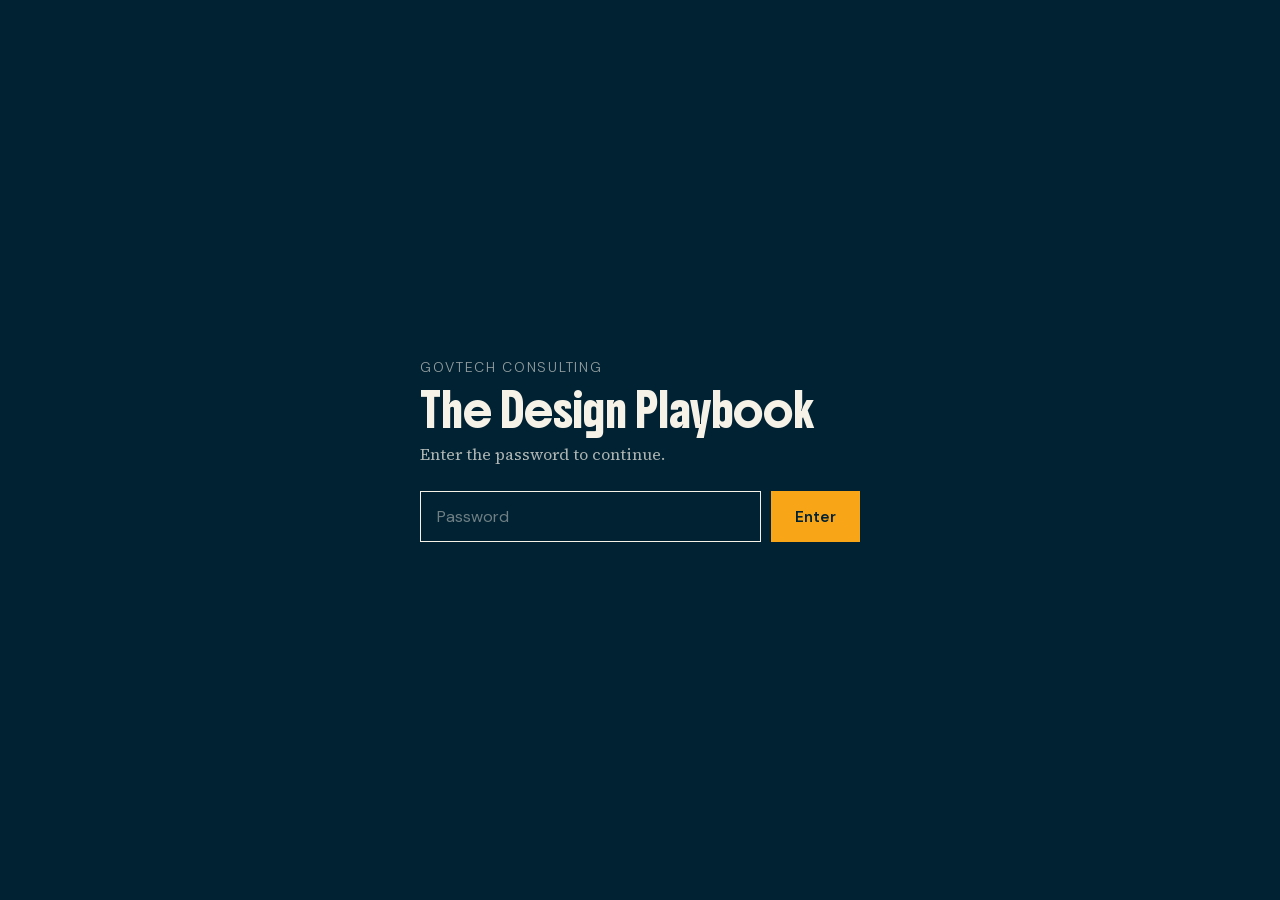
<file: index.html>
<!DOCTYPE html>
<html lang="en">
<head>
  <meta charset="UTF-8" />
  <meta name="viewport" content="width=device-width, initial-scale=1.0" />
  <title>The GTC Design Playbook — GovTech Consulting</title>
  <meta name="description" content="An outline for how we work, what we believe, and the outcomes we're agreeing to pursue together." />
  <link rel="icon" type="image/png" href="assets/favicon.png" />
  <link rel="preload" href="assets/fonts/DMSans.woff2" as="font" type="font/woff2" crossorigin />
  <link rel="preload" href="assets/fonts/Boldonse-Regular.woff2" as="font" type="font/woff2" crossorigin />
  <link rel="stylesheet" href="css/styles.css" />
  <script src="js/gate.js"></script>
</head>
<body>
  <!-- ScrollSmoother wrapper — the pinned hero lives inside; the fixed pinwheel stays outside -->
  <div id="smooth-wrapper">
    <div id="smooth-content">
  <main>
    <!-- ───────────────────────── HOME (load: pinwheel aligns to lockup · scroll: books rise in) ───────────────────────── -->
    <section class="hero" id="hero">
      <div class="hero__stage" id="stage">

        <!-- Clouds — Rectangle_*.svg gradient blocks, blurred + gently drifting across the sky -->
        <div class="clouds" aria-hidden="true">
          <img class="cloud cloud--1" src="assets/Rectangle_1.svg" alt="" />
          <img class="cloud cloud--2" src="assets/Rectangle_2.svg" alt="" />
          <img class="cloud cloud--3" src="assets/Rectangle_3.svg" alt="" />
          <img class="cloud cloud--4" src="assets/Rectangle_4.svg" alt="" />
          <img class="cloud cloud--5" src="assets/Rectangle_5.svg" alt="" />
        </div>

        <p class="eyebrow eyebrow--top">govtech consulting</p>

        <!-- Centred lockup: pinwheel slot (fixed traveler aligns here) + the title -->
        <div class="lockup-row" id="lockupRow">
          <span class="pinwheel-slot" id="pinwheelSlot" aria-hidden="true"></span>
          <h1 class="lockup">The GTC Design<br />Playbook</h1>
        </div>

        <!-- After-scroll: top-left brand mark (same SVG as the chapter-page topbar);
             fades in with the reveal. -->
        <div class="home-logo" aria-hidden="true">
          <img src="assets/playbook_logo.svg" alt="The GTC Design Playbook" />
        </div>

        <!-- After-scroll reveal column: the pinwheel rises UP to its slot here, then the
             header (line-clip wipe) + body copy fade up. Hidden on the cover state. -->
        <div class="intro-reveal" id="introReveal">
          <span class="pinwheel-slot pinwheel-slot--scrolled" id="pinwheelSlotScrolled" aria-hidden="true"></span>
          <h2 class="intro__head">
            <span class="line"><span>A place to align,</span></span>
            <span class="line"><span>not a place to learn.</span></span>
          </h2>
          <div class="intro__body">
            <p><em>Design is changing.</em> The way we work, the tools we use, the expectations we navigate all of it is shifting. This playbook captures how we think about it at GTC: our principles, our craft, and our way of working and because design never stops evolving, neither does this.</p>
            <p>Consider it a living reference, a place to learn, revisit, and build from.</p>
          </div>
        </div>

        <img class="arrow" id="arrow" src="assets/arrow.svg" alt="" aria-hidden="true" />

        <!-- Section books — rise in on scroll and settle flush to the bottom (reuse the menu book system) -->
        <div class="home-shelf" id="homeShelf" aria-label="Playbook sections">
          <!-- decorative gray book-spines (vectors), one cluster per gap region -->
          <div class="shelf__spines" aria-hidden="true">
            <img class="spine" src="assets/book_element_1.svg" alt="" style="--x:-23px; --w:15px;" />
            <img class="spine" src="assets/book_element_2.svg" alt="" style="--x:198px; --w:69px;" />
            <img class="spine" src="assets/book_element_3.svg" alt="" style="--x:473px; --w:76px;" />
            <img class="spine" src="assets/book_element_4.svg" alt="" style="--x:753px; --w:72px;" />
            <img class="spine" src="assets/book_element_4.svg" alt="" style="--x:1031px; --w:72px;" />
            <img class="spine" src="assets/book_element_5.svg" alt="" style="--x:1306px; --w:33px;" />
          </div>

          <!-- Book 0 — Foreword (interactive) -->
          <button class="book book--interactive book--0" type="button" data-book data-href="/foreword" style="--book-x:0px;">
            <span class="book__inner">
              <span class="book__num">0</span>
              <span class="book__rule" aria-hidden="true"></span>
              <span class="book__title">Foreword</span>
              <span class="book__updated">Last updated:<br />2 May 2026</span>
              <span class="book__icon">
                <img class="book__icon-base" src="assets/menu_0.svg" alt="" />
                <img class="book__icon-hover" src="assets/menu_0_hover.svg" alt="" aria-hidden="true" />
              </span>
            </span>
          </button>

          <!-- Book 1 — interactive -->
          <button class="book book--interactive book--1" type="button" data-book data-href="/chapter-1" style="--book-x:278px;">
            <span class="book__inner">
              <span class="book__num">1</span>
              <span class="book__rule" aria-hidden="true"></span>
              <span class="book__title">Why we exist,<br />and the moment</span>
              <span class="book__updated">Last updated:<br />2 May 2026</span>
              <span class="book__icon">
                <img class="book__icon-base" src="assets/menu_1.svg" alt="" />
                <img class="book__icon-hover" src="assets/menu_1_hover.svg" alt="" aria-hidden="true" />
              </span>
            </span>
          </button>

          <!-- Book 2 — interactive (Our point of view) -->
          <button class="book book--interactive book--2" type="button" data-book data-href="/chapter-2" style="--book-x:556px;">
            <span class="book__inner">
              <span class="book__num">2</span>
              <span class="book__rule" aria-hidden="true"></span>
              <span class="book__title">Our point<br />of view</span>
              <span class="book__updated">Last updated:<br />2 May 2026</span>
              <span class="book__icon">
                <img class="book__icon-base" src="assets/menu_2.svg" alt="" />
                <img class="book__icon-hover" src="assets/menu_2_hover.svg" alt="" aria-hidden="true" />
              </span>
            </span>
          </button>

          <!-- Book 3 — interactive (Stages of a project) -->
          <button class="book book--interactive book--3" type="button" data-book data-href="/chapter-3" style="--book-x:834px;">
            <span class="book__inner">
              <span class="book__num">3</span>
              <span class="book__rule" aria-hidden="true"></span>
              <span class="book__title">Stages of<br />a project</span>
              <span class="book__updated">Last updated:<br />2 May 2026</span>
              <span class="book__icon">
                <img class="book__icon-base" src="assets/menu_3.svg" alt="" />
                <img class="book__icon-hover" src="assets/menu_3_hover.svg" alt="" aria-hidden="true" />
              </span>
            </span>
          </button>

          <!-- Book 4 — coming soon (dimmed, non-interactive) -->
          <div class="book book--soon book--4" data-book aria-disabled="true" style="--book-x:1112px;">
            <span class="book__inner">
              <span class="book__num">4</span>
              <span class="book__rule" aria-hidden="true"></span>
              <span class="book__title">How we work<br />as a team<span class="book__soon">(Coming soon)</span></span>
              <span class="book__icon">
                <img class="book__icon-base" src="assets/menu_4.svg" alt="" />
              </span>
            </span>
          </div>
        </div>

      </div>
    </section>

    <!-- Mobile playbook cards — shown ≤768px in place of the rising-books shelf. Static,
         tap-to-navigate (no hover/physics); each card has a CSS spine ledge below it.
         Hidden on desktop, where #homeShelf is used instead. -->
    <nav class="home-cards" aria-label="Playbook sections">
      <a class="home-card" href="/foreword">
        <span class="home-card__icon"><img src="assets/menu_0.svg" alt="" /></span>
        <span class="home-card__num">0</span>
        <span class="home-card__rule" aria-hidden="true"></span>
        <span class="home-card__body"><span class="home-card__title">Foreword</span></span>
      </a>
      <a class="home-card" href="/chapter-1">
        <span class="home-card__icon"><img src="assets/menu_1.svg" alt="" /></span>
        <span class="home-card__num">1</span>
        <span class="home-card__rule" aria-hidden="true"></span>
        <span class="home-card__body"><span class="home-card__title">Why we exist, and the moment</span></span>
      </a>
      <a class="home-card" href="/chapter-2">
        <span class="home-card__icon"><img src="assets/menu_2.svg" alt="" /></span>
        <span class="home-card__num">2</span>
        <span class="home-card__rule" aria-hidden="true"></span>
        <span class="home-card__body"><span class="home-card__title">Our point of view</span></span>
      </a>
      <a class="home-card" href="/chapter-3">
        <span class="home-card__icon"><img src="assets/menu_3.svg" alt="" /></span>
        <span class="home-card__num">3</span>
        <span class="home-card__rule" aria-hidden="true"></span>
        <span class="home-card__body"><span class="home-card__title">Stages of a project</span></span>
      </a>
      <div class="home-card home-card--soon" aria-disabled="true">
        <span class="home-card__icon"><img src="assets/menu_4.svg" alt="" /></span>
        <span class="home-card__num">4</span>
        <span class="home-card__rule" aria-hidden="true"></span>
        <span class="home-card__body">
          <span class="home-card__title">How we work as a team</span>
          <span class="home-card__soon">Coming soon</span>
        </span>
      </div>
    </nav>
  </main>
    </div><!-- /#smooth-content -->
  </div><!-- /#smooth-wrapper -->


  <script src="vendor/gsap.min.js"></script>
  <script src="vendor/ScrollTrigger.min.js"></script>
  <script src="vendor/ScrollSmoother.min.js"></script>
  <script src="vendor/CustomEase.min.js"></script>
  <script src="vendor/CustomWiggle.min.js"></script>
  <script type="module" src="js/main.js"></script>
</body>
</html>
</file>
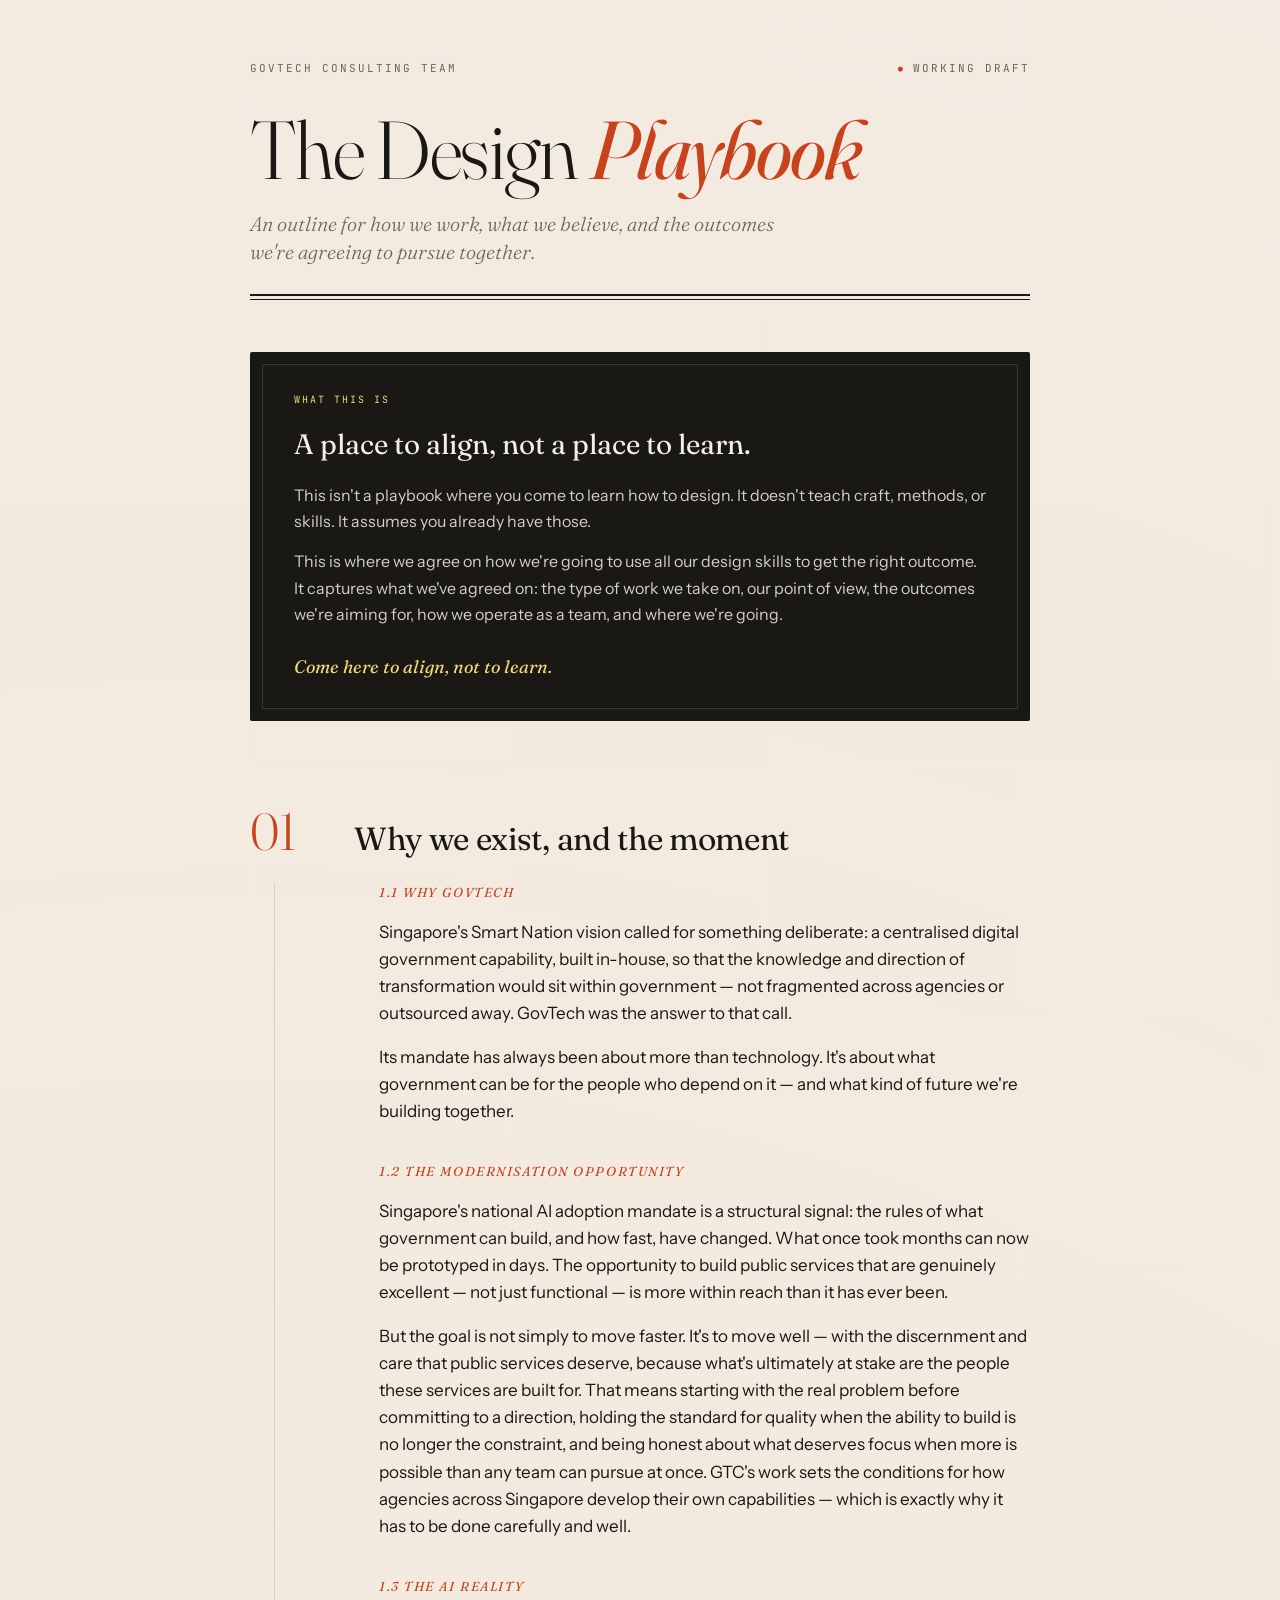
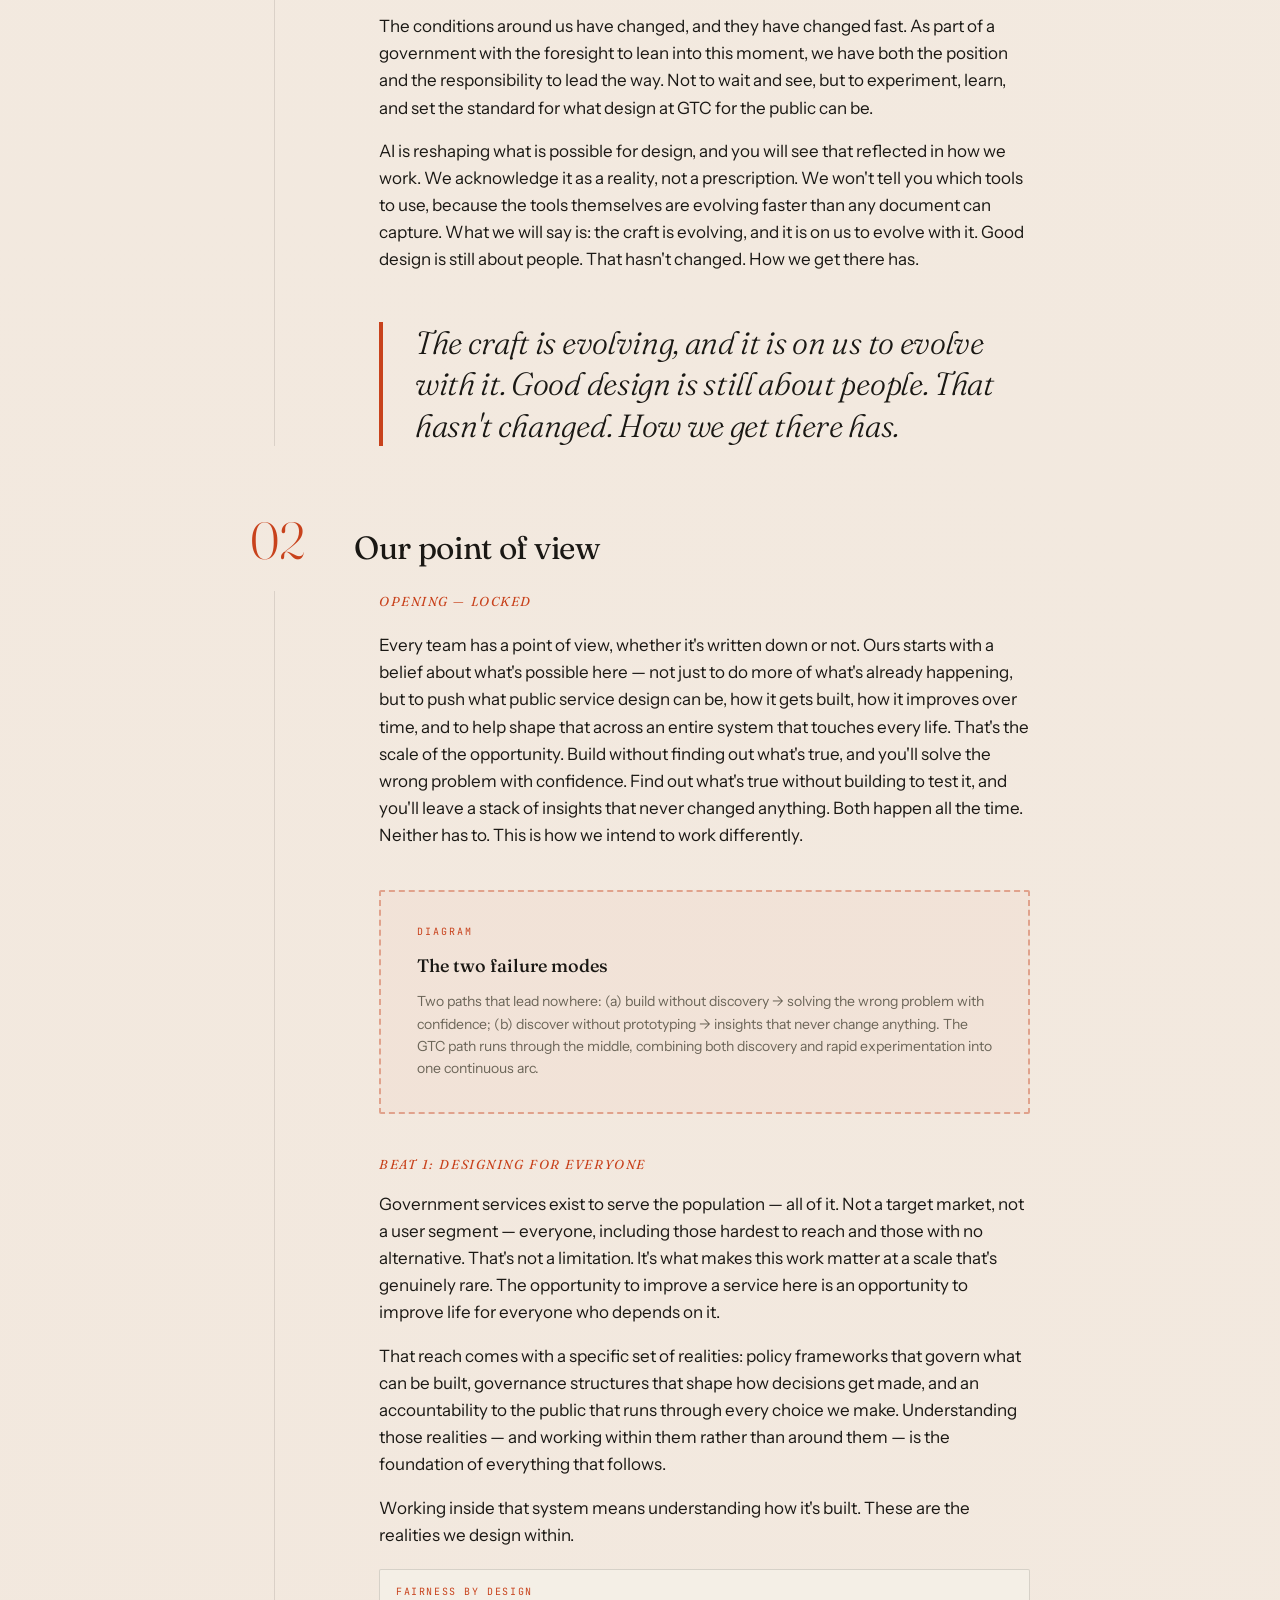
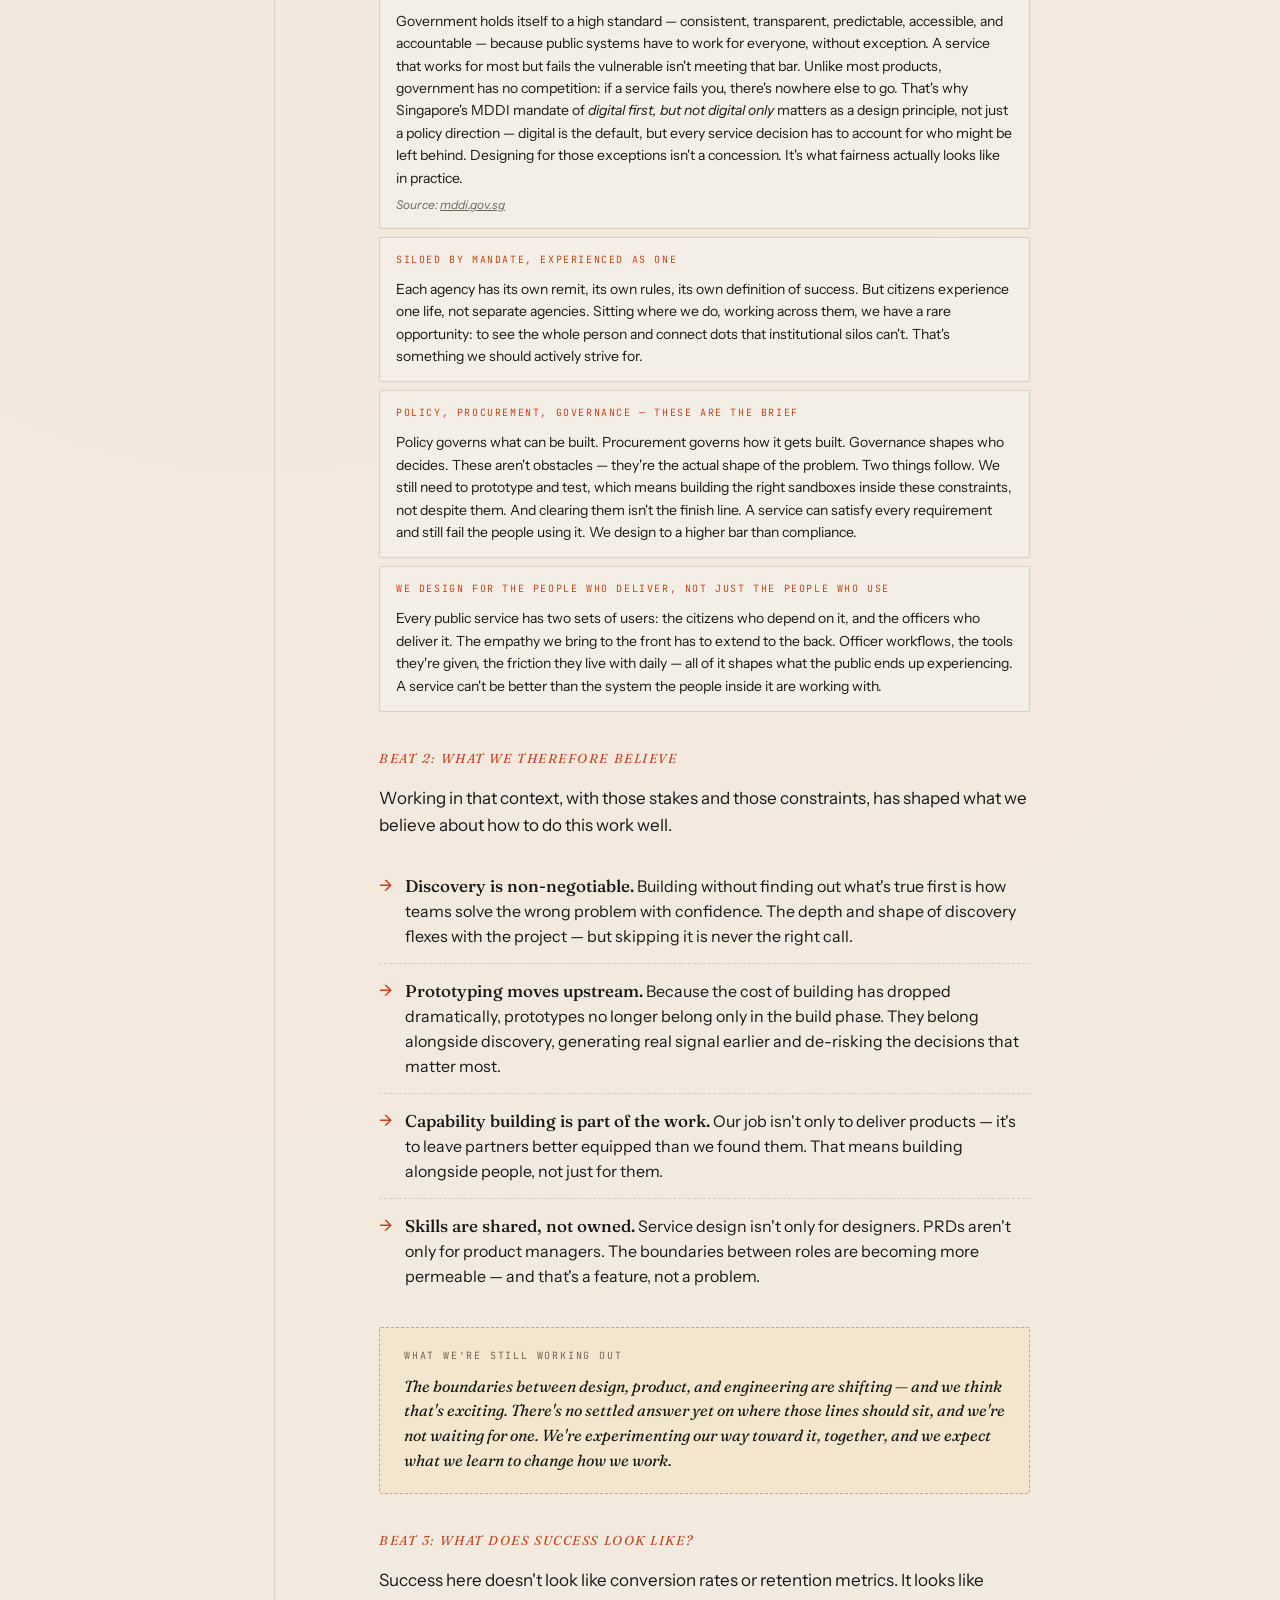
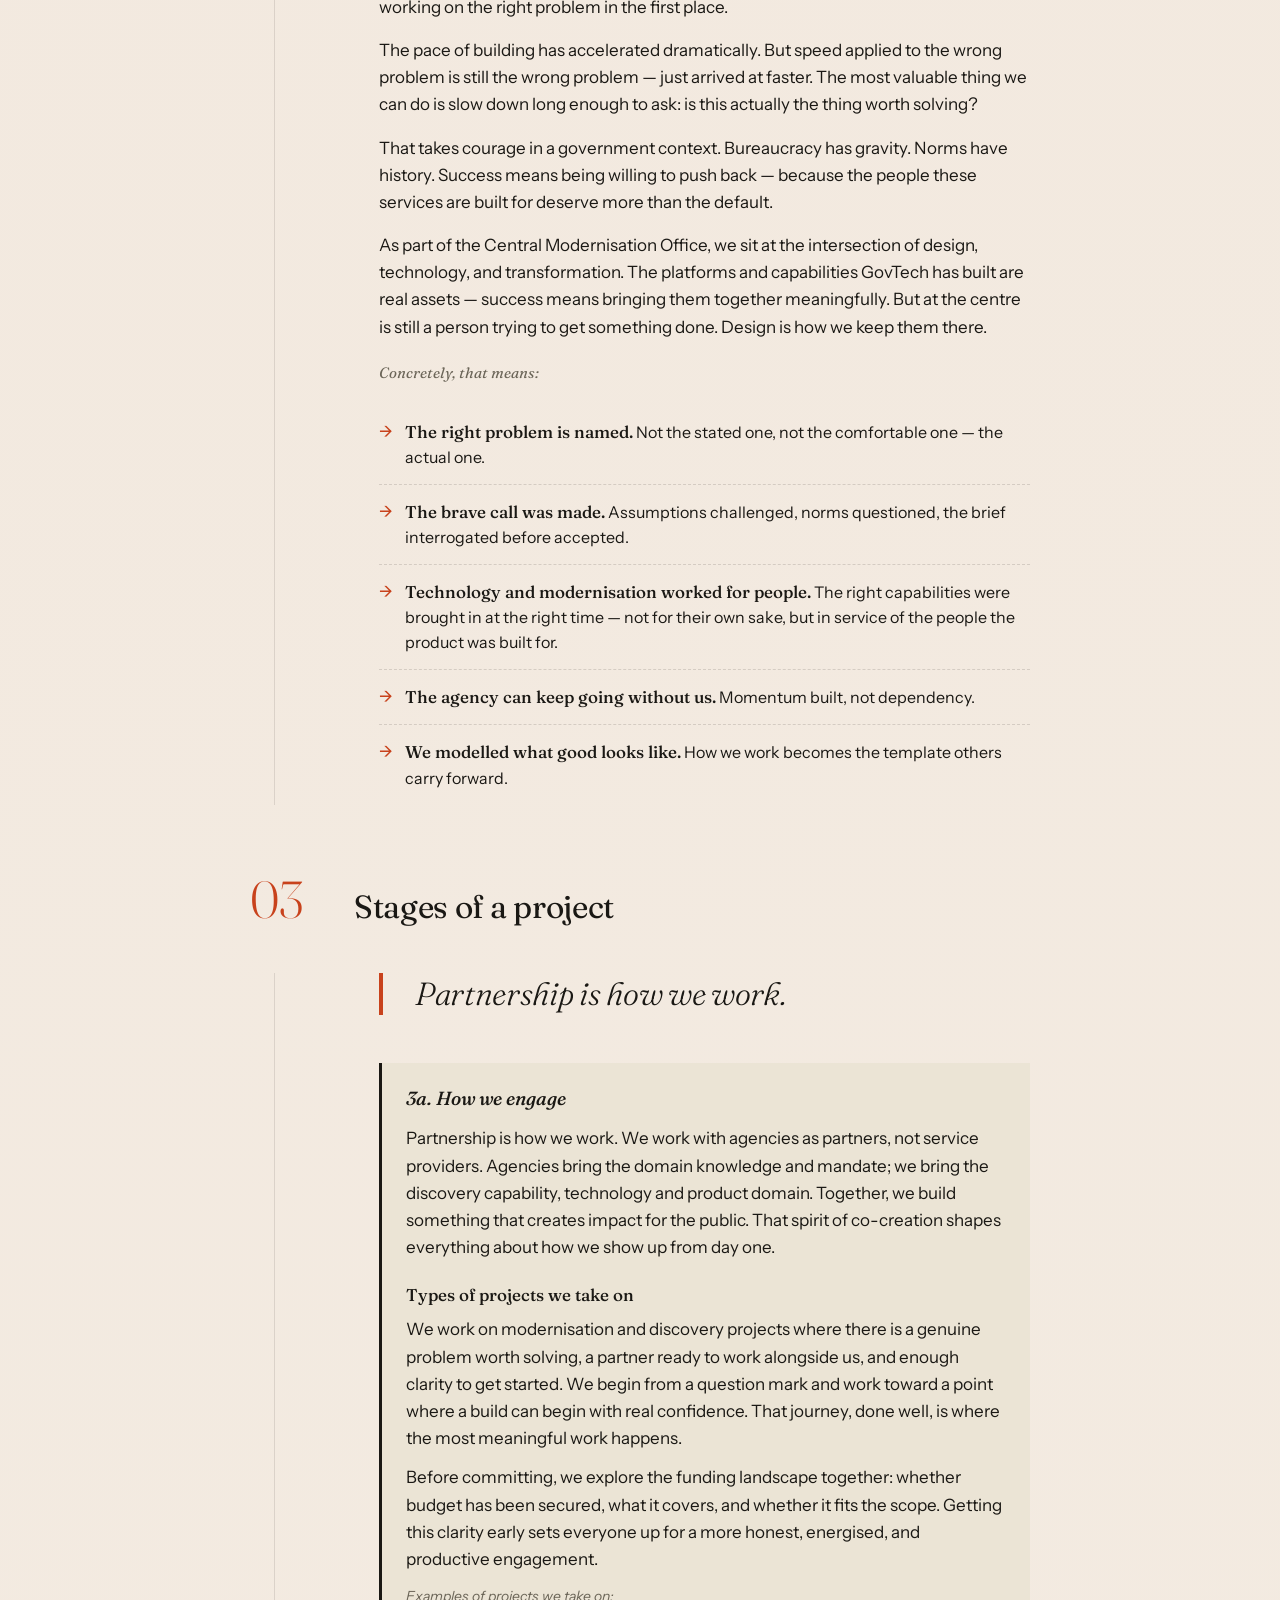
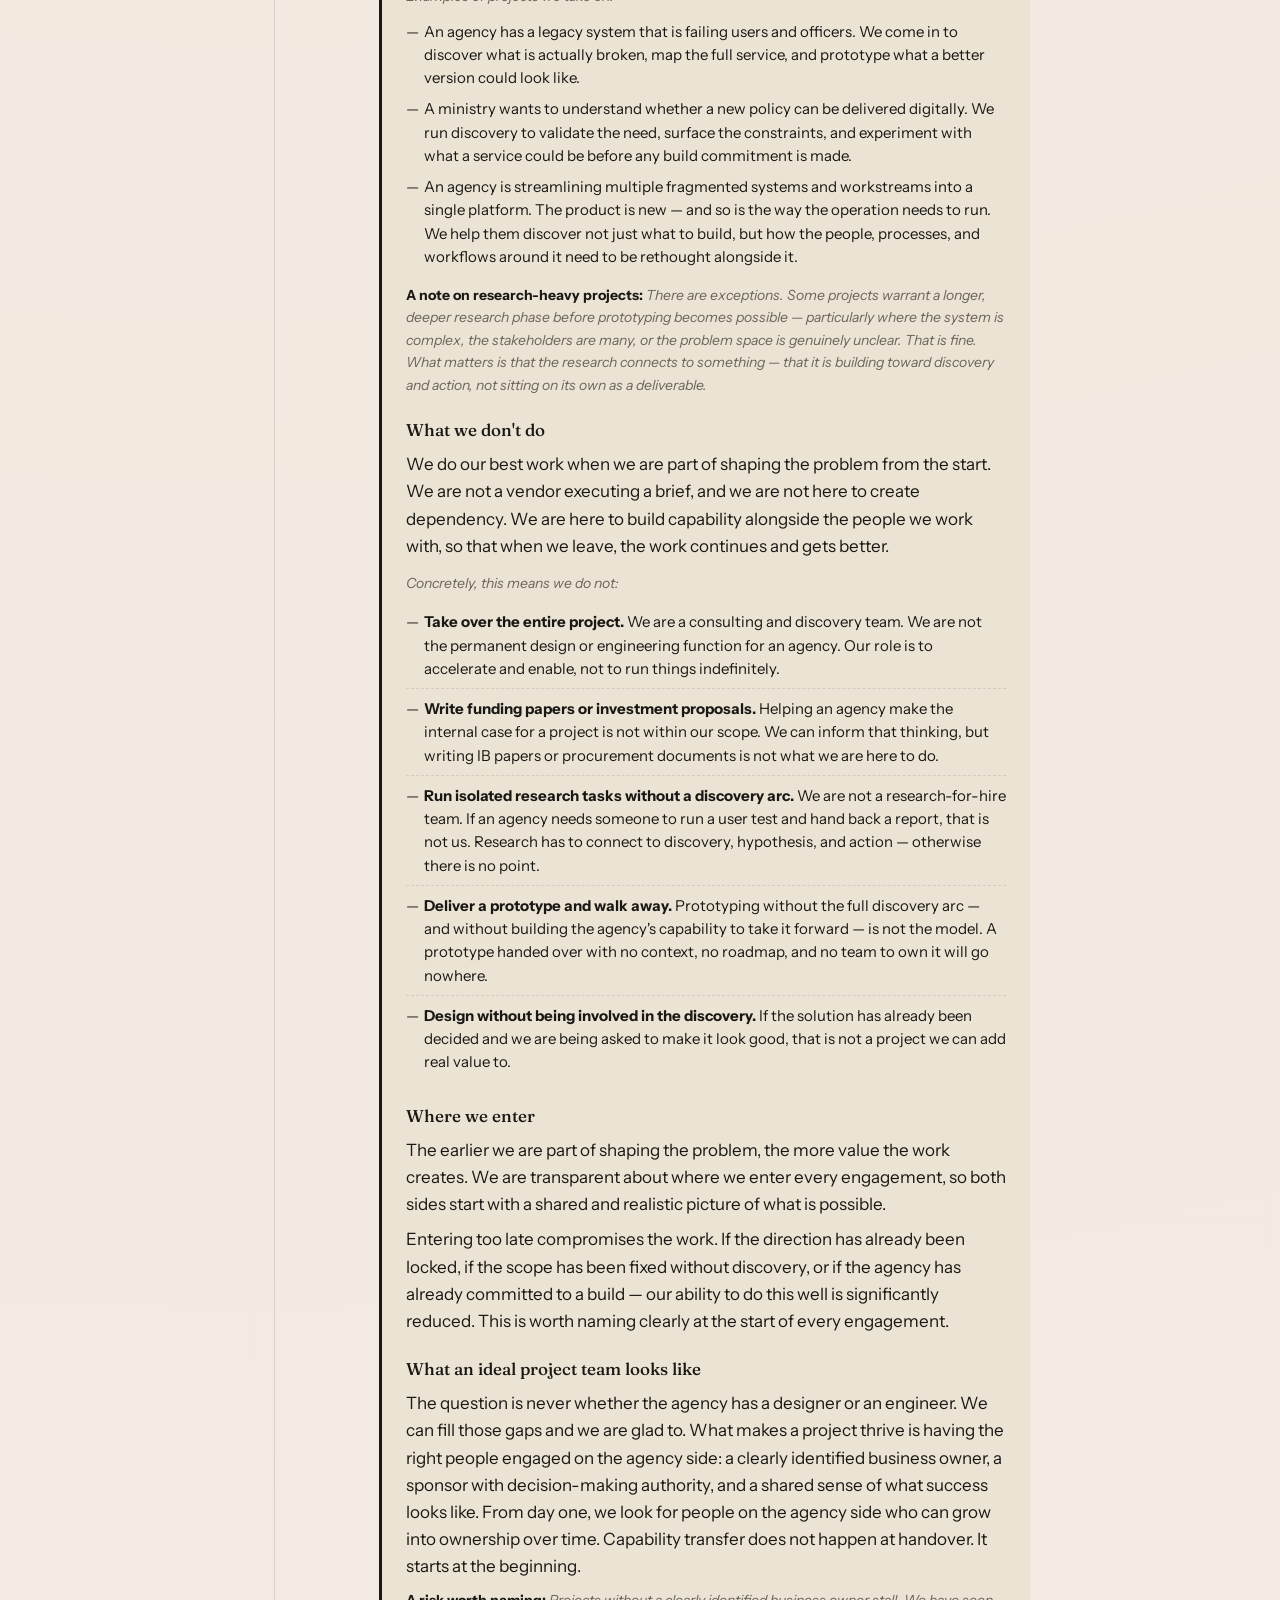
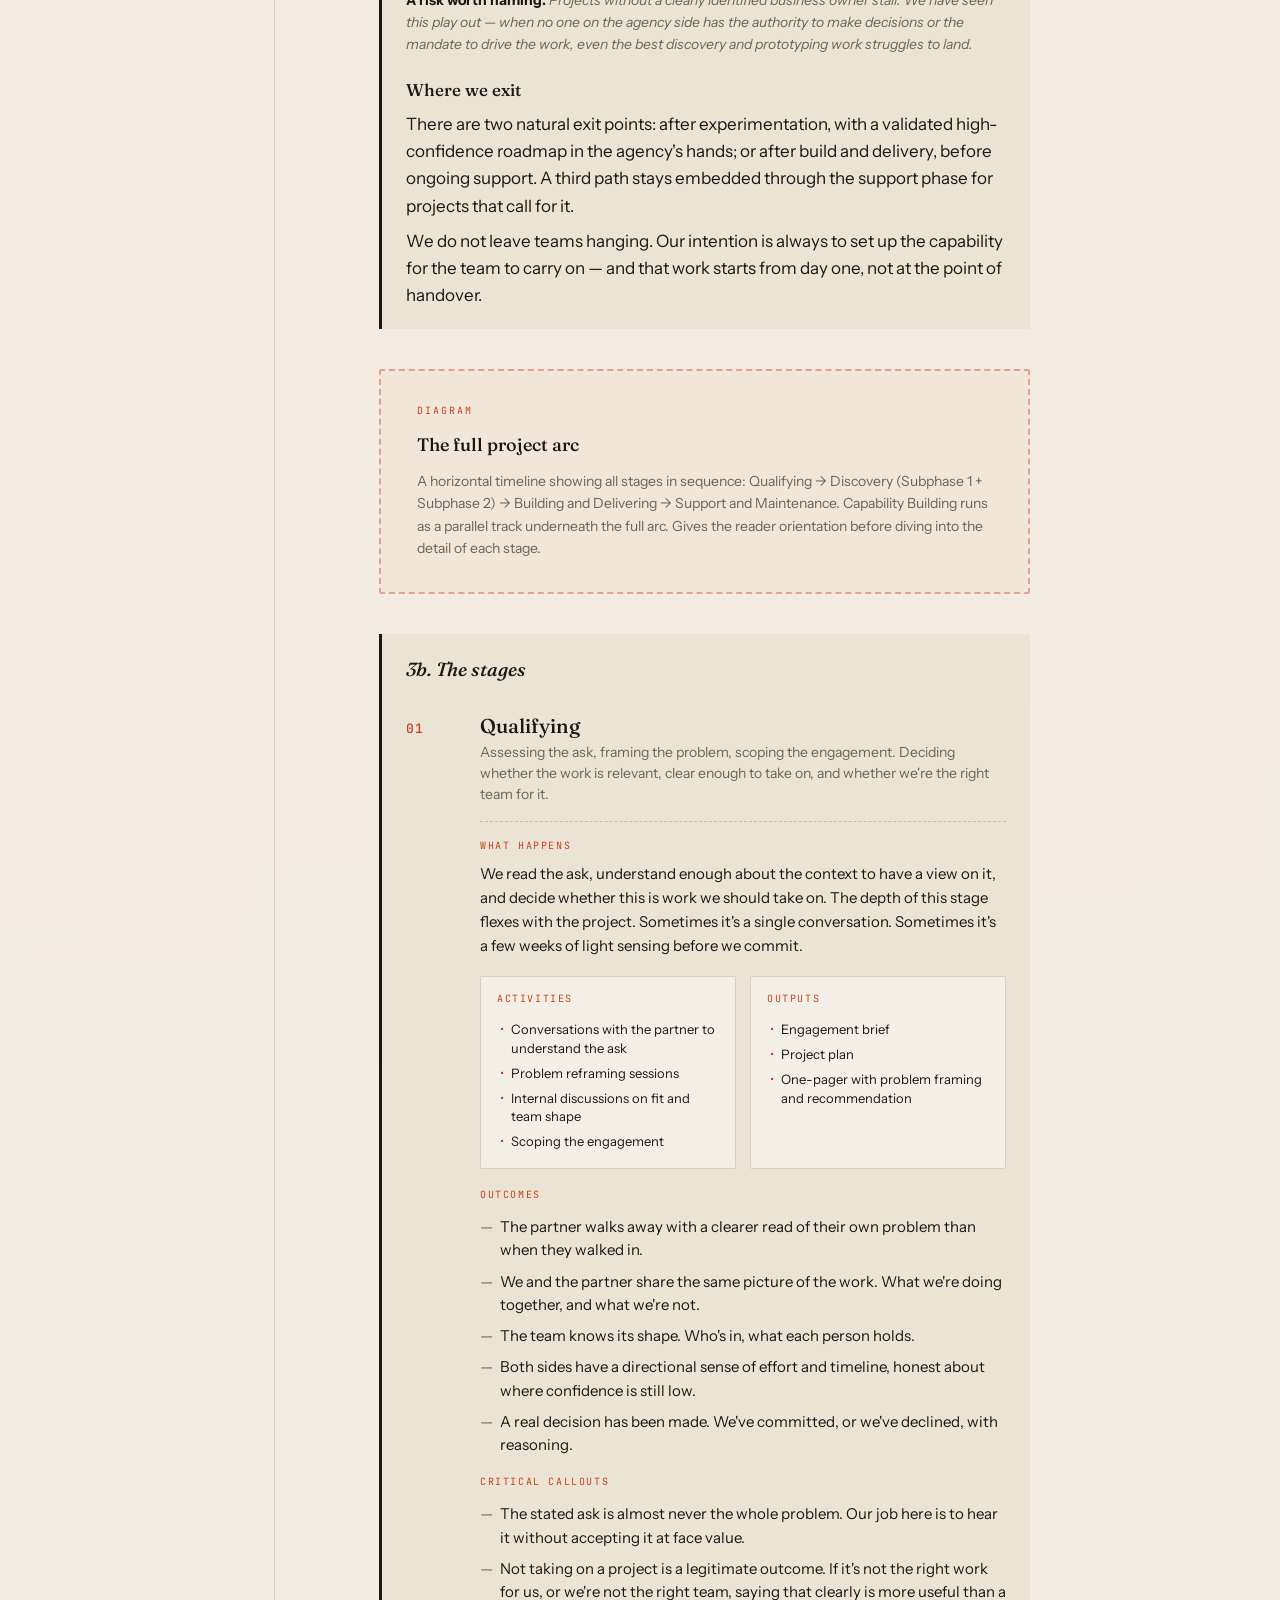
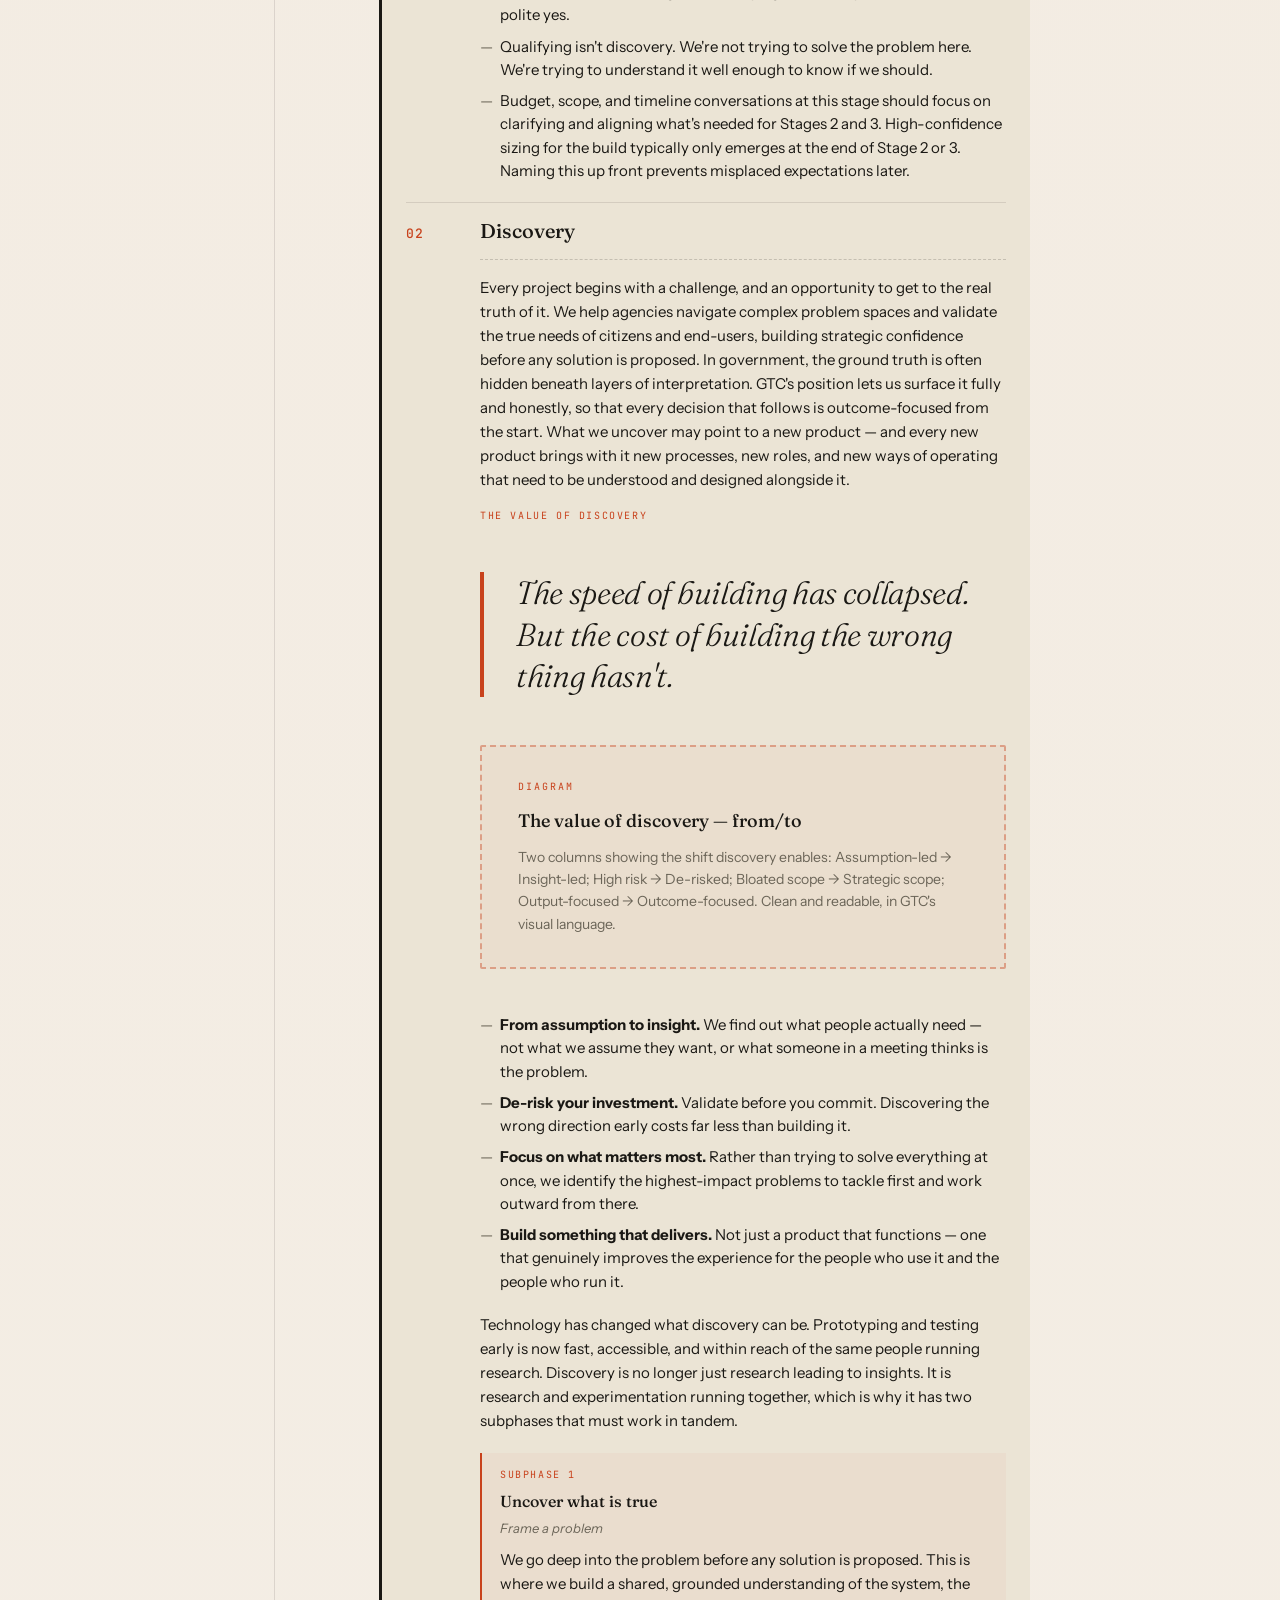
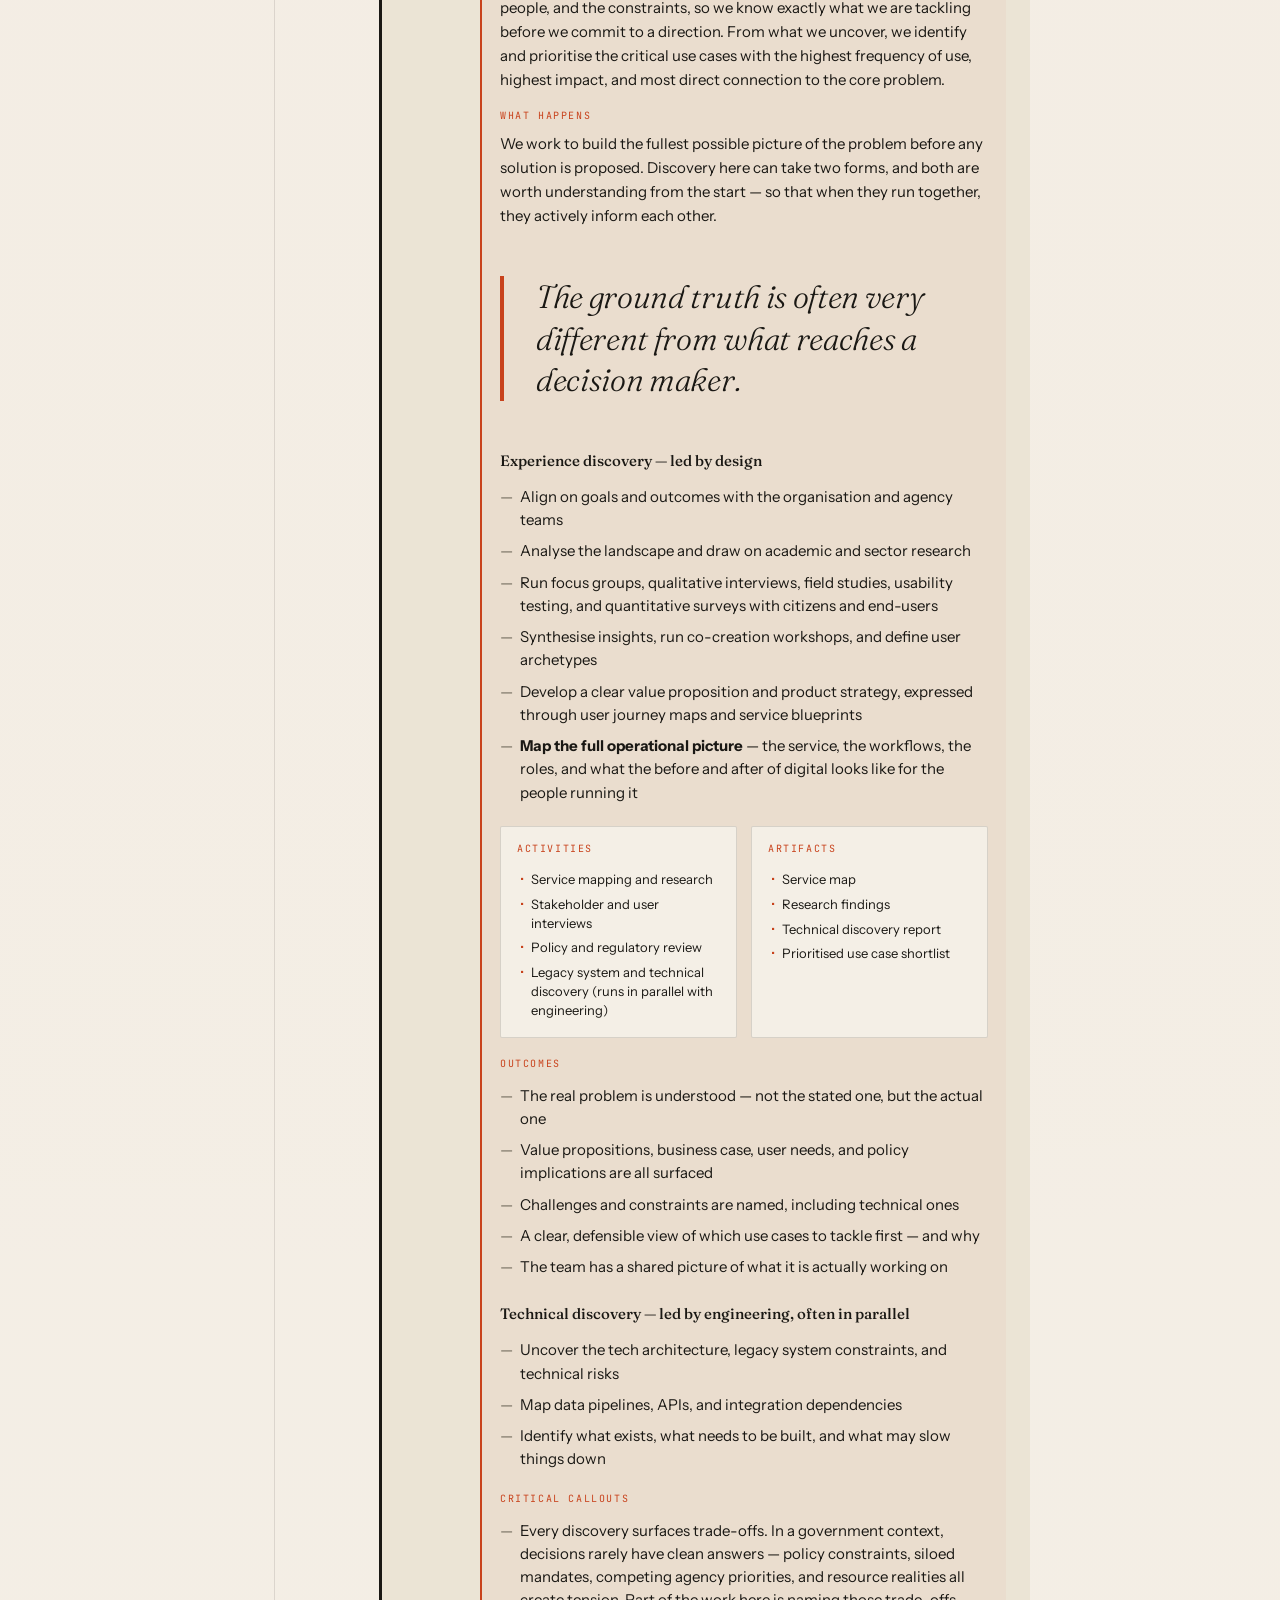
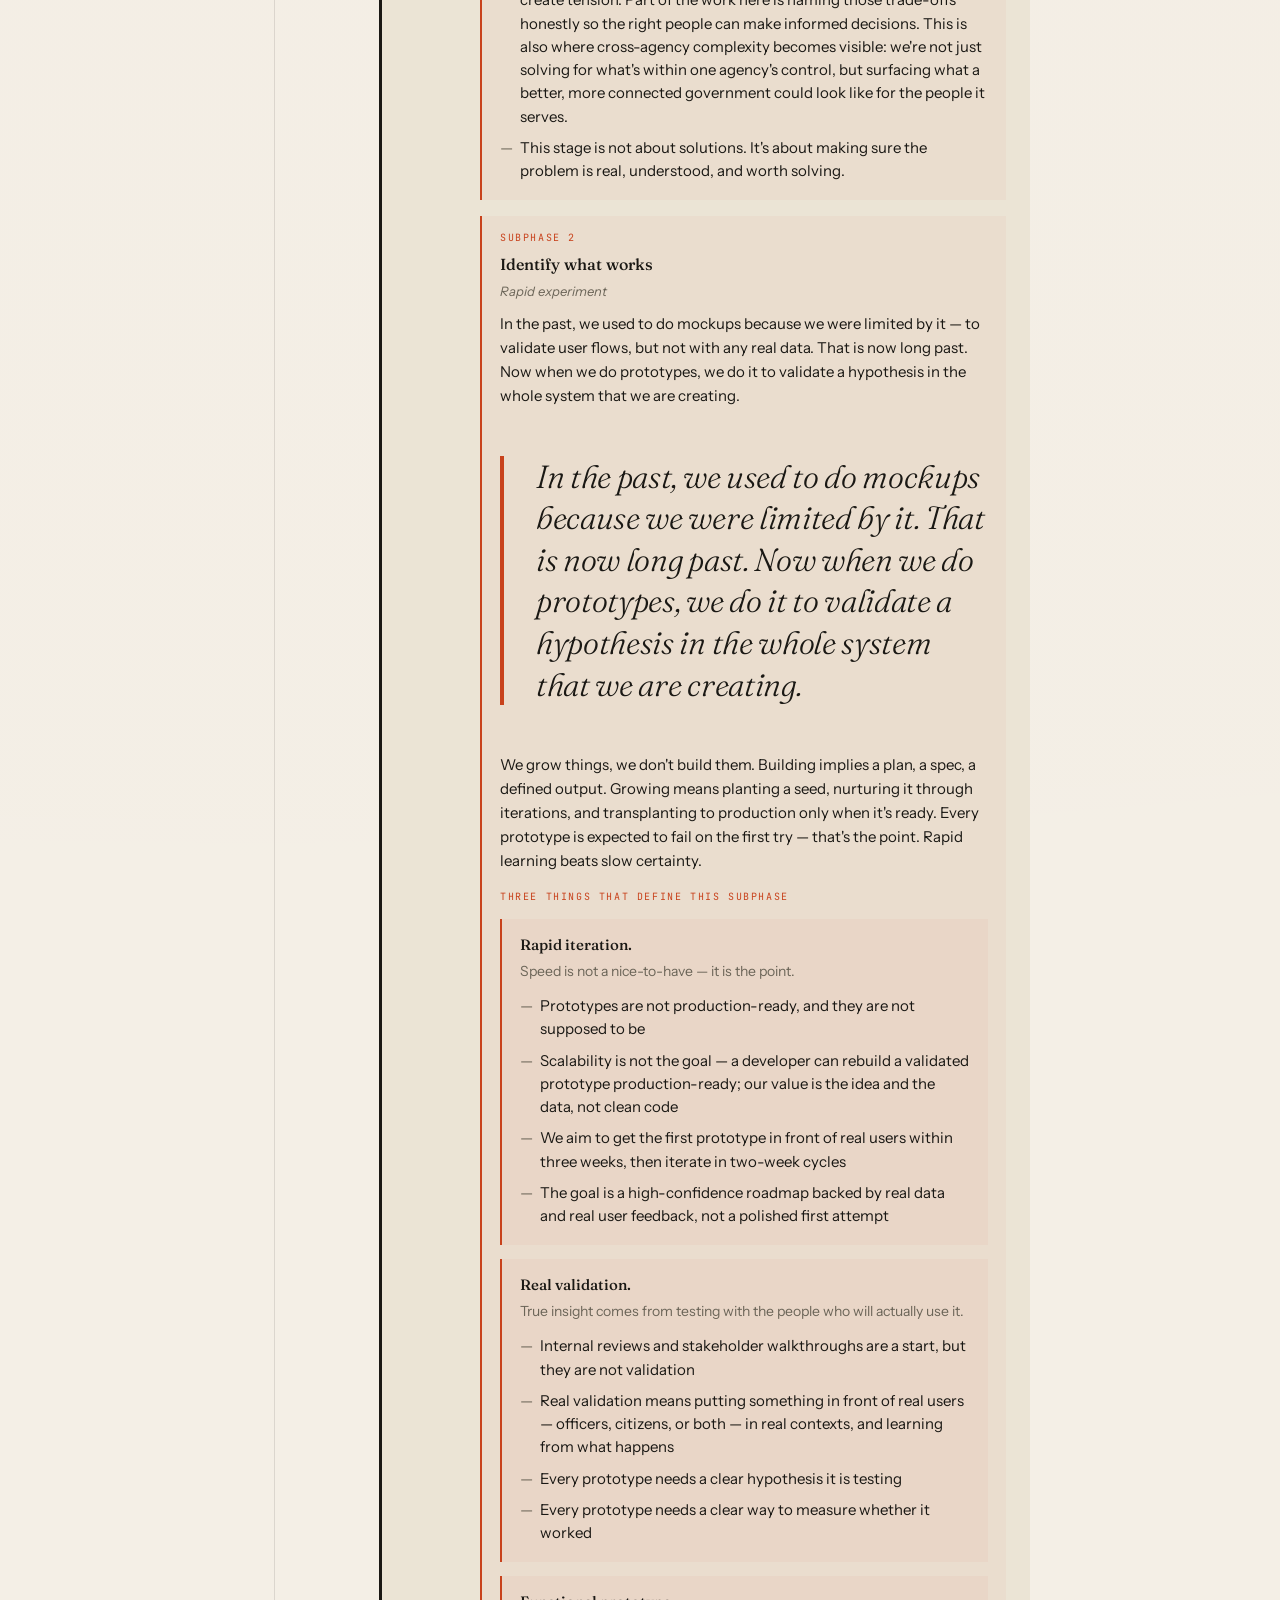
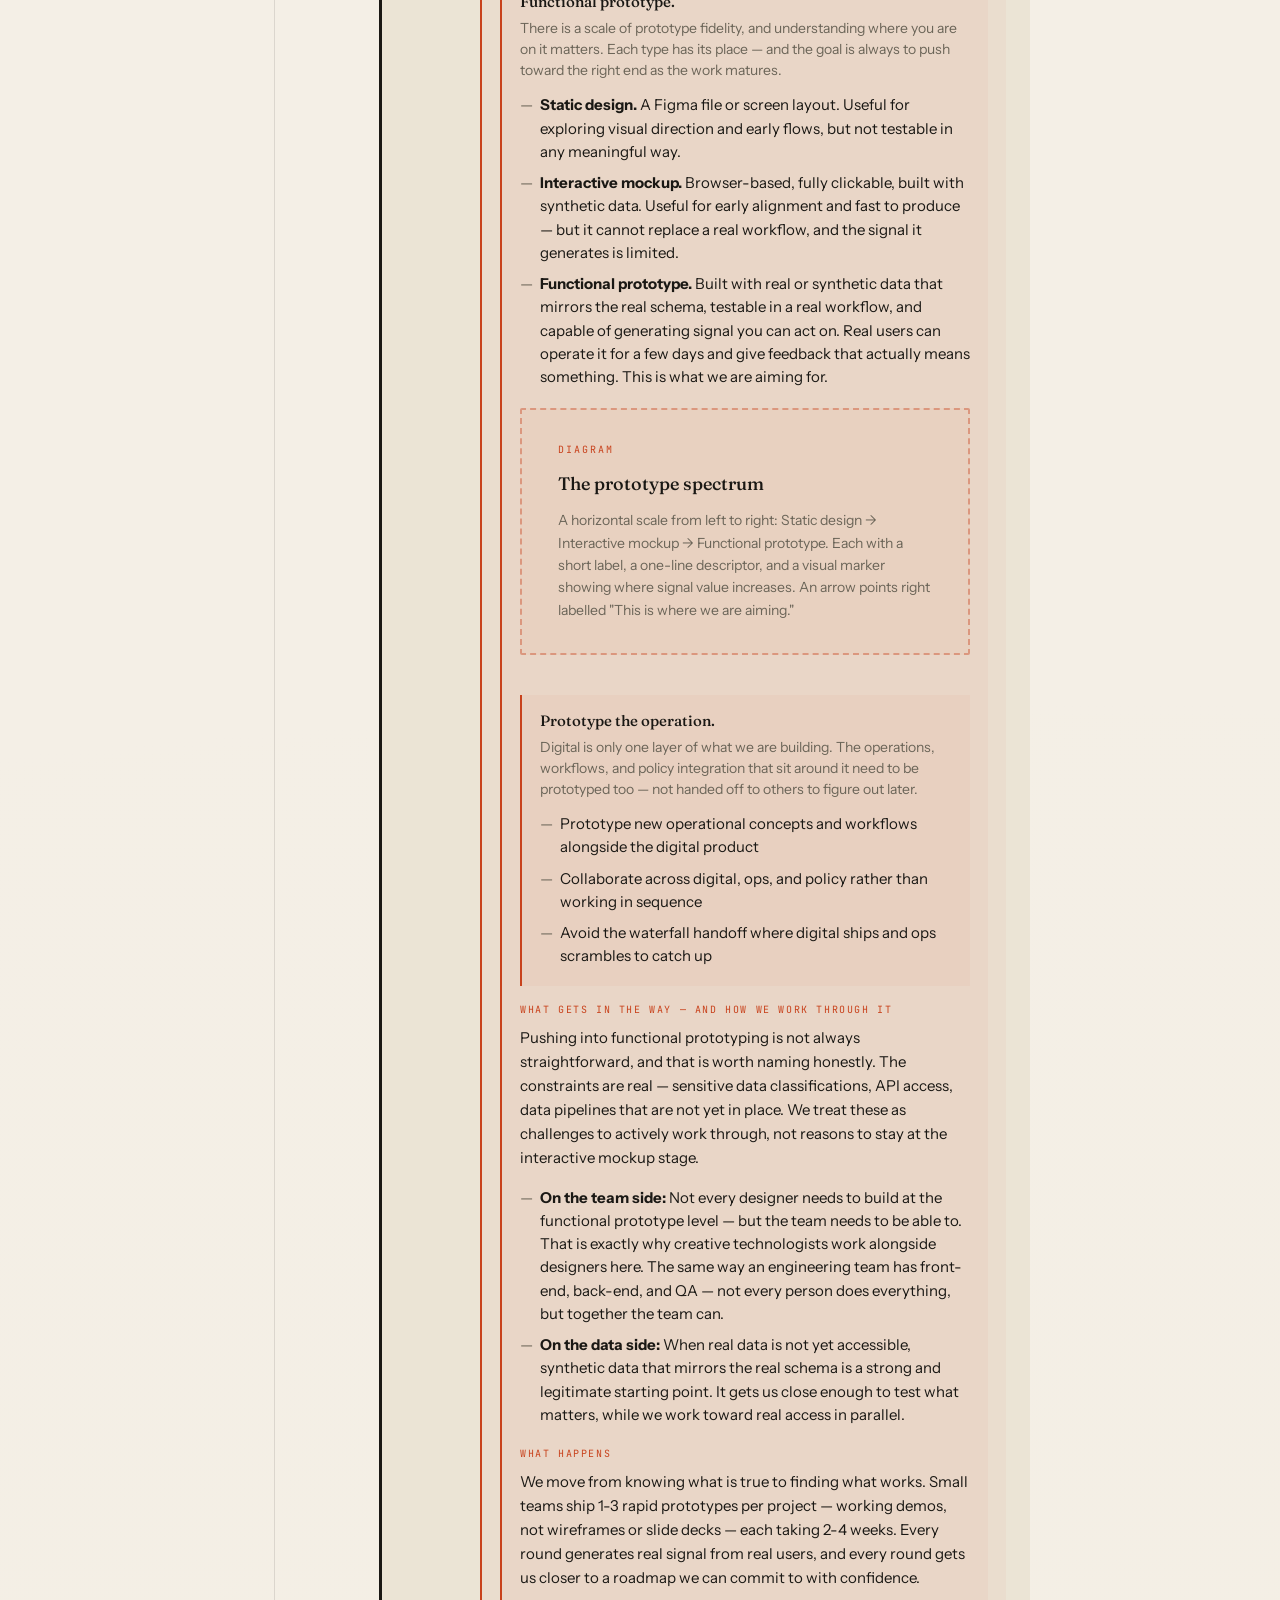
<file: playbook-content/playbook-outline__5_.html>
<!DOCTYPE html>
<html lang="en">
<head>
<meta charset="UTF-8">
<meta name="viewport" content="width=device-width, initial-scale=1.0">
<title>Design Playbook — Outline v0.5</title>
<link rel="preconnect" href="https://fonts.googleapis.com">
<link rel="preconnect" href="https://fonts.gstatic.com" crossorigin>
<link href="https://fonts.googleapis.com/css2?family=Fraunces:ital,opsz,wght@0,9..144,300;0,9..144,400;0,9..144,500;0,9..144,700;1,9..144,400&family=JetBrains+Mono:wght@400;500&family=Instrument+Sans:ital,wght@0,400;0,500;0,600;1,400&display=swap" rel="stylesheet">
<style>
  :root {
    --ink: #1a1814;
    --paper: #f4efe6;
    --paper-dim: #ebe4d5;
    --rule: #2a2520;
    --accent: #c8421c;
    --accent-dim: #a63615;
    --muted: #6b6558;
    --highlight: #f0d87a;
  }

  * { box-sizing: border-box; margin: 0; padding: 0; }

  html { scroll-behavior: smooth; }

  body {
    background: var(--paper);
    color: var(--ink);
    font-family: 'Instrument Sans', sans-serif;
    font-size: 17px;
    line-height: 1.6;
    background-image:
      radial-gradient(circle at 20% 10%, rgba(200, 66, 28, 0.04) 0%, transparent 40%),
      radial-gradient(circle at 80% 80%, rgba(240, 216, 122, 0.08) 0%, transparent 40%);
    min-height: 100vh;
  }

  .container {
    max-width: 860px;
    margin: 0 auto;
    padding: 60px 40px 120px;
  }

  /* Masthead */
  .masthead {
    border-bottom: 2px solid var(--ink);
    padding-bottom: 28px;
    margin-bottom: 56px;
    position: relative;
  }

  .masthead::before {
    content: "";
    position: absolute;
    bottom: -6px;
    left: 0;
    right: 0;
    height: 1px;
    background: var(--ink);
  }

  .eyebrow {
    font-family: 'JetBrains Mono', monospace;
    font-size: 11px;
    letter-spacing: 0.18em;
    text-transform: uppercase;
    color: var(--muted);
    display: flex;
    justify-content: space-between;
    margin-bottom: 32px;
  }

  .eyebrow span:last-child::before {
    content: "●";
    color: var(--accent);
    margin-right: 8px;
    font-size: 8px;
    vertical-align: middle;
  }

  h1 {
    font-family: 'Fraunces', serif;
    font-weight: 300;
    font-size: clamp(44px, 7vw, 82px);
    line-height: 0.98;
    letter-spacing: -0.02em;
    font-variation-settings: 'opsz' 144;
  }

  h1 em {
    font-style: italic;
    font-weight: 400;
    color: var(--accent);
  }

  .deck {
    font-family: 'Fraunces', serif;
    font-style: italic;
    font-weight: 300;
    font-size: 20px;
    color: var(--muted);
    margin-top: 20px;
    max-width: 560px;
    line-height: 1.4;
  }

  /* Preface card */
  .preface {
    background: var(--ink);
    color: var(--paper);
    padding: 40px 44px;
    margin-bottom: 72px;
    position: relative;
    border-radius: 2px;
  }

  .preface::before {
    content: "";
    position: absolute;
    top: 12px;
    left: 12px;
    right: 12px;
    bottom: 12px;
    border: 1px solid rgba(244, 239, 230, 0.15);
    pointer-events: none;
  }

  .preface-label {
    font-family: 'JetBrains Mono', monospace;
    font-size: 10px;
    letter-spacing: 0.2em;
    text-transform: uppercase;
    color: var(--highlight);
    margin-bottom: 20px;
  }

  .preface h2 {
    font-family: 'Fraunces', serif;
    font-weight: 400;
    font-size: 28px;
    line-height: 1.2;
    margin-bottom: 20px;
  }

  .preface p {
    font-size: 16px;
    line-height: 1.65;
    color: rgba(244, 239, 230, 0.85);
    margin-bottom: 14px;
  }

  .preface p:last-child {
    margin-bottom: 0;
    font-family: 'Fraunces', serif;
    font-style: italic;
    font-size: 18px;
    color: var(--highlight);
    margin-top: 24px;
  }

  /* Section headers */
  .section-header {
    display: grid;
    grid-template-columns: 80px 1fr;
    gap: 24px;
    align-items: baseline;
    margin-bottom: 24px;
    padding-top: 12px;
  }

  .section-num {
    font-family: 'Fraunces', serif;
    font-weight: 300;
    font-size: 52px;
    line-height: 1;
    color: var(--accent);
    font-variation-settings: 'opsz' 144;
  }

  .section-title {
    font-family: 'Fraunces', serif;
    font-weight: 400;
    font-size: 32px;
    line-height: 1.15;
    letter-spacing: -0.01em;
  }

  .section {
    margin-bottom: 56px;
    scroll-margin-top: 40px;
  }

  .section-body {
    padding-left: 104px;
    border-left: 1px solid rgba(42, 37, 32, 0.12);
    margin-left: 24px;
  }

  @media (max-width: 640px) {
    .section-body {
      padding-left: 20px;
      margin-left: 8px;
    }
    .section-header {
      grid-template-columns: 56px 1fr;
      gap: 16px;
    }
    .section-num {
      font-size: 40px;
    }
    .section-title {
      font-size: 26px;
    }
  }

  /* Decisions block */
  .decisions-label {
    font-family: 'JetBrains Mono', monospace;
    font-size: 10px;
    letter-spacing: 0.18em;
    text-transform: uppercase;
    color: var(--accent);
    margin-bottom: 14px;
    display: inline-block;
    padding: 4px 10px;
    background: rgba(200, 66, 28, 0.08);
    border-radius: 2px;
  }

  .decisions {
    list-style: none;
  }

  .decisions li {
    padding: 12px 0 12px 26px;
    position: relative;
    border-bottom: 1px dashed rgba(42, 37, 32, 0.15);
    font-size: 16px;
    line-height: 1.55;
  }

  .decisions li:last-child {
    border-bottom: none;
  }

  .decisions li::before {
    content: "→";
    position: absolute;
    left: 0;
    top: 12px;
    color: var(--accent);
    font-weight: 500;
  }

  .decisions strong {
    font-weight: 600;
    font-family: 'Fraunces', serif;
    font-size: 17px;
  }

  /* Sub-sections */
  .sub {
    margin-top: 24px;
    padding: 20px 24px;
    background: var(--paper-dim);
    border-left: 3px solid var(--ink);
  }

  .sub h3 {
    font-family: 'Fraunces', serif;
    font-weight: 500;
    font-style: italic;
    font-size: 19px;
    margin-bottom: 12px;
  }

  .sub ul {
    list-style: none;
    padding-left: 0;
  }

  .sub ul li {
    padding: 4px 0 4px 20px;
    position: relative;
    font-size: 15px;
  }

  .sub ul li::before {
    content: "—";
    position: absolute;
    left: 0;
    color: var(--muted);
  }

  /* Stage list */
  .stage-list {
    list-style: none;
    padding: 0;
    margin-top: 14px;
  }

  .stage-list li {
    display: grid;
    grid-template-columns: 56px 1fr;
    gap: 18px;
    align-items: baseline;
    padding: 16px 0;
    border-bottom: 1px solid rgba(42, 37, 32, 0.12);
  }

  .stage-list li:last-child {
    border-bottom: none;
  }

  .stage-list li.stage-parallel {
    margin-top: 14px;
    padding: 18px 20px;
    background: rgba(200, 66, 28, 0.07);
    border: 1px dashed var(--accent);
    border-radius: 2px;
  }

  .stage-num {
    font-family: 'JetBrains Mono', monospace;
    font-size: 13px;
    font-weight: 500;
    color: var(--accent);
    letter-spacing: 0.04em;
  }

  .stage-parallel .stage-num {
    font-size: 18px;
  }

  .stage-name {
    font-family: 'Fraunces', serif;
    font-weight: 500;
    font-size: 20px;
    line-height: 1.2;
    margin-bottom: 4px;
  }

  .stage-moves {
    font-size: 14px;
    color: var(--muted);
    line-height: 1.5;
  }

  .stage-detail {
    margin-top: 16px;
    padding-top: 16px;
    border-top: 1px dashed rgba(42, 37, 32, 0.2);
  }

  .stage-detail-heading {
    font-family: 'JetBrains Mono', monospace;
    font-size: 10px;
    letter-spacing: 0.16em;
    text-transform: uppercase;
    color: var(--accent);
    margin-top: 14px;
    margin-bottom: 8px;
  }

  .stage-detail-heading:first-child {
    margin-top: 0;
  }

  .stage-detail p {
    font-size: 15px;
    line-height: 1.6;
    margin-bottom: 8px;
  }

  .stage-detail-list {
    list-style: none;
    padding-left: 0;
    margin-top: 4px;
  }

  .stage-detail-list li {
    padding: 4px 0 4px 18px;
    position: relative;
    font-size: 15px;
    line-height: 1.55;
    border: none;
    display: block;
    grid-template-columns: none;
    gap: 0;
    align-items: initial;
  }

  .stage-detail-list li::before {
    content: "—";
    position: absolute;
    left: 0;
    color: var(--muted);
  }

  .stage-callouts {
    display: grid;
    grid-template-columns: 1fr 1fr;
    gap: 14px;
    margin: 18px 0;
  }

  @media (max-width: 640px) {
    .stage-callouts {
      grid-template-columns: 1fr;
    }
  }

  .stage-callout {
    padding: 14px 16px;
    background: var(--paper);
    border: 1px solid rgba(42, 37, 32, 0.15);
    border-radius: 2px;
  }

  .stage-callout-label {
    font-family: 'JetBrains Mono', monospace;
    font-size: 10px;
    letter-spacing: 0.16em;
    text-transform: uppercase;
    color: var(--accent);
    margin-bottom: 10px;
  }

  .stage-callout ul {
    list-style: none;
    padding-left: 0;
    margin: 0;
  }

  .stage-callout ul li {
    padding: 3px 0 3px 14px;
    position: relative;
    font-size: 13px;
    line-height: 1.45;
    border: none;
    display: block;
    grid-template-columns: none;
    gap: 0;
    align-items: initial;
  }

  .stage-callout ul li::before {
    content: "·";
    position: absolute;
    left: 4px;
    top: 3px;
    color: var(--accent);
    font-weight: bold;
  }

  /* Sub-stage */
  .sub-stage {
    margin-top: 14px;
    padding: 14px 18px;
    border-left: 2px solid var(--accent);
    background: rgba(200, 66, 28, 0.04);
  }

  .sub-stage-label {
    font-family: 'JetBrains Mono', monospace;
    font-size: 10px;
    letter-spacing: 0.16em;
    text-transform: uppercase;
    color: var(--accent);
    margin-bottom: 6px;
  }

  .sub-stage-name {
    font-family: 'Fraunces', serif;
    font-weight: 500;
    font-size: 16px;
    margin-bottom: 4px;
  }

  .sub-stage-desc {
    font-size: 14px;
    color: var(--muted);
    line-height: 1.5;
  }

  /* Belief list */
  .belief-list {
    list-style: none;
    padding: 0;
    margin-top: 20px;
  }

  .belief-list li {
    padding: 14px 0 14px 26px;
    position: relative;
    border-bottom: 1px dashed rgba(42, 37, 32, 0.15);
    font-size: 16px;
    line-height: 1.55;
  }

  .belief-list li:last-child {
    border-bottom: none;
  }

  .belief-list li::before {
    content: "→";
    position: absolute;
    left: 0;
    top: 14px;
    color: var(--accent);
    font-weight: 500;
  }

  .belief-list strong {
    font-family: 'Fraunces', serif;
    font-size: 17px;
    font-weight: 500;
  }

  /* Working out box */
  .working-out {
    margin-top: 24px;
    padding: 20px 24px;
    background: rgba(240, 216, 122, 0.18);
    border: 1px dashed rgba(42, 37, 32, 0.3);
    border-radius: 2px;
  }

  .working-out-label {
    font-family: 'JetBrains Mono', monospace;
    font-size: 10px;
    letter-spacing: 0.18em;
    text-transform: uppercase;
    color: var(--muted);
    margin-bottom: 10px;
  }

  .working-out p {
    font-family: 'Fraunces', serif;
    font-style: italic;
    font-size: 16px;
    line-height: 1.55;
    color: var(--ink);
  }

  /* Overall frame */
  .overall {
    margin-top: 72px;
    padding: 36px;
    border: 2px solid var(--ink);
    position: relative;
  }

  .overall::after {
    content: "";
    position: absolute;
    top: 8px;
    left: 8px;
    right: -8px;
    bottom: -8px;
    border: 2px solid var(--ink);
    z-index: -1;
  }

  .overall h2 {
    font-family: 'Fraunces', serif;
    font-weight: 400;
    font-style: italic;
    font-size: 24px;
    margin-bottom: 20px;
  }

  /* Parking lot */
  .parking {
    margin-top: 80px;
    padding: 40px;
    background: rgba(240, 216, 122, 0.22);
    border: 1px dashed var(--ink);
    position: relative;
  }

  .parking-header {
    display: flex;
    align-items: baseline;
    justify-content: space-between;
    margin-bottom: 24px;
    padding-bottom: 16px;
    border-bottom: 1px solid rgba(42, 37, 32, 0.2);
  }

  .parking h2 {
    font-family: 'Fraunces', serif;
    font-weight: 400;
    font-style: italic;
    font-size: 30px;
  }

  .parking-tag {
    font-family: 'JetBrains Mono', monospace;
    font-size: 10px;
    letter-spacing: 0.18em;
    text-transform: uppercase;
    color: var(--muted);
  }

  .parking-note {
    font-family: 'Fraunces', serif;
    font-style: italic;
    font-size: 16px;
    color: var(--muted);
    margin-bottom: 28px;
    line-height: 1.5;
  }

  .note {
    padding: 18px 20px;
    background: var(--paper);
    margin-bottom: 14px;
    border-left: 3px solid var(--accent);
    font-size: 15px;
    line-height: 1.6;
  }

  .note-meta {
    font-family: 'JetBrains Mono', monospace;
    font-size: 10px;
    letter-spacing: 0.12em;
    text-transform: uppercase;
    color: var(--muted);
    margin-bottom: 8px;
  }

  /* Pull quotes */
  .pull-quote {
    margin: 48px 0;
    padding: 0 0 0 32px;
    border-left: 4px solid var(--accent);
    position: relative;
  }

  .pull-quote p {
    font-family: 'Fraunces', serif;
    font-style: italic;
    font-size: clamp(22px, 3.5vw, 32px);
    line-height: 1.3;
    font-weight: 300;
    color: var(--ink);
    letter-spacing: -0.01em;
  }

  .pull-quote .quote-attr {
    font-family: 'JetBrains Mono', monospace;
    font-size: 11px;
    letter-spacing: 0.14em;
    text-transform: uppercase;
    color: var(--accent);
    margin-top: 12px;
    font-style: normal;
  }

  /* Diagram placeholders */
  .diagram-placeholder {
    margin: 40px 0;
    padding: 32px 36px;
    border: 2px dashed rgba(200, 66, 28, 0.4);
    background: rgba(200, 66, 28, 0.03);
    border-radius: 2px;
    position: relative;
  }

  .diagram-label {
    font-family: 'JetBrains Mono', monospace;
    font-size: 10px;
    letter-spacing: 0.2em;
    text-transform: uppercase;
    color: var(--accent);
    margin-bottom: 12px;
  }

  .diagram-title {
    font-family: 'Fraunces', serif;
    font-weight: 500;
    font-size: 18px;
    margin-bottom: 10px;
  }

  .diagram-desc {
    font-size: 14px;
    color: var(--muted);
    line-height: 1.6;
  }


  footer {
    margin-top: 100px;
    padding-top: 24px;
    border-top: 1px solid rgba(42, 37, 32, 0.2);
    display: flex;
    justify-content: space-between;
    font-family: 'JetBrains Mono', monospace;
    font-size: 11px;
    letter-spacing: 0.12em;
    text-transform: uppercase;
    color: var(--muted);
  }

  /* Smooth reveal */
  .section, .preface, .overall, .parking {
    animation: rise 0.6s cubic-bezier(0.2, 0.8, 0.2, 1) backwards;
  }

  .section:nth-child(1) { animation-delay: 0.05s; }
  .section:nth-child(2) { animation-delay: 0.1s; }
  .section:nth-child(3) { animation-delay: 0.15s; }
  .section:nth-child(4) { animation-delay: 0.2s; }
  .section:nth-child(5) { animation-delay: 0.25s; }

  @keyframes rise {
    from { opacity: 0; transform: translateY(16px); }
    to { opacity: 1; transform: translateY(0); }
  }
</style>
</head>
<body>
<div class="container">

  <header class="masthead">
    <div class="eyebrow">
      <span>GovTech Consulting Team</span>
      <span>Working Draft</span>
    </div>
    <h1>The Design <em>Playbook</em></h1>
    <p class="deck">An outline for how we work, what we believe, and the outcomes we're agreeing to pursue together.</p>
  </header>

  <section class="preface">
    <div class="preface-label">What this is</div>
    <h2>A place to align, not a place to learn.</h2>
    <p>This isn't a playbook where you come to learn how to design. It doesn't teach craft, methods, or skills. It assumes you already have those.</p>
    <p>This is where we agree on how we're going to use all our design skills to get the right outcome. It captures what we've agreed on: the type of work we take on, our point of view, the outcomes we're aiming for, how we operate as a team, and where we're going.</p>
    <p>Come here to align, not to learn.</p>
  </section>

  <!-- SECTION 01 -->
  <section class="section">
    <div class="section-header">
      <div class="section-num">01</div>
      <h2 class="section-title">Why we exist, and the moment</h2>
    </div>
    <div class="section-body">

      <div style="margin-bottom: 36px;">
        <p style="font-family: 'Fraunces', serif; font-style: italic; font-size: 13px; color: var(--accent); letter-spacing: 0.12em; text-transform: uppercase; margin-bottom: 16px;">1.1 Why GovTech</p>
        <p style="margin-bottom: 16px;">Singapore's Smart Nation vision called for something deliberate: a centralised digital government capability, built in-house, so that the knowledge and direction of transformation would sit within government — not fragmented across agencies or outsourced away. GovTech was the answer to that call.</p>
        <p>Its mandate has always been about more than technology. It's about what government can be for the people who depend on it — and what kind of future we're building together.</p>
      </div>

      <div style="margin-bottom: 36px;">
        <p style="font-family: 'Fraunces', serif; font-style: italic; font-size: 13px; color: var(--accent); letter-spacing: 0.12em; text-transform: uppercase; margin-bottom: 16px;">1.2 The modernisation opportunity</p>
        <p style="margin-bottom: 16px;">Singapore's national AI adoption mandate is a structural signal: the rules of what government can build, and how fast, have changed. What once took months can now be prototyped in days. The opportunity to build public services that are genuinely excellent — not just functional — is more within reach than it has ever been.</p>
        <p>But the goal is not simply to move faster. It's to move well — with the discernment and care that public services deserve, because what's ultimately at stake are the people these services are built for. That means starting with the real problem before committing to a direction, holding the standard for quality when the ability to build is no longer the constraint, and being honest about what deserves focus when more is possible than any team can pursue at once. GTC's work sets the conditions for how agencies across Singapore develop their own capabilities — which is exactly why it has to be done carefully and well.</p>
      </div>

      <div style="margin-bottom: 36px;">
        <p style="font-family: 'Fraunces', serif; font-style: italic; font-size: 13px; color: var(--accent); letter-spacing: 0.12em; text-transform: uppercase; margin-bottom: 16px;">1.3 The AI reality</p>
        <p style="margin-bottom: 16px;">The conditions around us have changed, and they have changed fast. As part of a government with the foresight to lean into this moment, we have both the position and the responsibility to lead the way. Not to wait and see, but to experiment, learn, and set the standard for what design at GTC for the public can be.</p>
        <p>AI is reshaping what is possible for design, and you will see that reflected in how we work. We acknowledge it as a reality, not a prescription. We won't tell you which tools to use, because the tools themselves are evolving faster than any document can capture. What we will say is: the craft is evolving, and it is on us to evolve with it. Good design is still about people. That hasn't changed. How we get there has.</p>
      </div>

      <div class="pull-quote">
        <p>The craft is evolving, and it is on us to evolve with it. Good design is still about people. That hasn't changed. How we get there has.</p>
      </div>

    </div>
  </section>

  <!-- SECTION 02 -->
  <section class="section">
    <div class="section-header">
      <div class="section-num">02</div>
      <h2 class="section-title">Our point of view</h2>
    </div>
    <div class="section-body">

      <!-- OPENING — LOCKED -->
      <p style="margin-bottom: 20px; font-family: 'Fraunces', serif; font-style: italic; font-size: 13px; color: var(--accent); letter-spacing: 0.12em; text-transform: uppercase;">Opening — locked</p>
      <p style="margin-bottom: 32px;">Every team has a point of view, whether it's written down or not. Ours starts with a belief about what's possible here — not just to do more of what's already happening, but to push what public service design can be, how it gets built, how it improves over time, and to help shape that across an entire system that touches every life. That's the scale of the opportunity. Build without finding out what's true, and you'll solve the wrong problem with confidence. Find out what's true without building to test it, and you'll leave a stack of insights that never changed anything. Both happen all the time. Neither has to. This is how we intend to work differently.</p>

      <div class="diagram-placeholder">
        <div class="diagram-label">Diagram</div>
        <div class="diagram-title">The two failure modes</div>
        <div class="diagram-desc">Two paths that lead nowhere: (a) build without discovery → solving the wrong problem with confidence; (b) discover without prototyping → insights that never change anything. The GTC path runs through the middle, combining both discovery and rapid experimentation into one continuous arc.</div>
      </div>

      <!-- BEAT 1 -->
      <div style="margin-bottom: 36px;">
        <p style="font-family: 'Fraunces', serif; font-style: italic; font-size: 13px; color: var(--accent); letter-spacing: 0.12em; text-transform: uppercase; margin-bottom: 16px;">Beat 1: Designing for Everyone</p>

        <p style="margin-bottom: 16px;">Government services exist to serve the population — all of it. Not a target market, not a user segment — everyone, including those hardest to reach and those with no alternative. That's not a limitation. It's what makes this work matter at a scale that's genuinely rare. The opportunity to improve a service here is an opportunity to improve life for everyone who depends on it.</p>
        <p style="margin-bottom: 16px;">That reach comes with a specific set of realities: policy frameworks that govern what can be built, governance structures that shape how decisions get made, and an accountability to the public that runs through every choice we make. Understanding those realities — and working within them rather than around them — is the foundation of everything that follows.</p>
        <p style="margin-bottom: 20px;">Working inside that system means understanding how it's built. These are the realities we design within.</p>

        <div class="stage-callout" style="margin-bottom: 8px;">
          <div class="stage-callout-label">Fairness by design</div>
          <p style="font-size: 14px; line-height: 1.6;">Government holds itself to a high standard — consistent, transparent, predictable, accessible, and accountable — because public systems have to work for everyone, without exception. A service that works for most but fails the vulnerable isn't meeting that bar. Unlike most products, government has no competition: if a service fails you, there's nowhere else to go. That's why Singapore's MDDI mandate of <span style="font-style: italic;">digital first, but not digital only</span> matters as a design principle, not just a policy direction — digital is the default, but every service decision has to account for who might be left behind. Designing for those exceptions isn't a concession. It's what fairness actually looks like in practice.</p>
          <p style="font-size: 12px; line-height: 1.4; color: var(--muted); font-style: italic; margin-top: 8px;">Source: <a href="https://www.mddi.gov.sg/newsroom/digital-first-but-not-digital-only/" style="color: var(--muted);">mddi.gov.sg</a></p>
        </div>
        <div class="stage-callout" style="margin-bottom: 8px;">
          <div class="stage-callout-label">Siloed by mandate, experienced as one</div>
          <p style="font-size: 14px; line-height: 1.6;">Each agency has its own remit, its own rules, its own definition of success. But citizens experience one life, not separate agencies. Sitting where we do, working across them, we have a rare opportunity: to see the whole person and connect dots that institutional silos can't. That's something we should actively strive for.</p>
        </div>
        <div class="stage-callout" style="margin-bottom: 8px;">
          <div class="stage-callout-label">Policy, procurement, governance — these are the brief</div>
          <p style="font-size: 14px; line-height: 1.6;">Policy governs what can be built. Procurement governs how it gets built. Governance shapes who decides. These aren't obstacles — they're the actual shape of the problem. Two things follow. We still need to prototype and test, which means building the right sandboxes inside these constraints, not despite them. And clearing them isn't the finish line. A service can satisfy every requirement and still fail the people using it. We design to a higher bar than compliance.</p>
        </div>
        <div class="stage-callout" style="margin-bottom: 8px;">
          <div class="stage-callout-label">We design for the people who deliver, not just the people who use</div>
          <p style="font-size: 14px; line-height: 1.6;">Every public service has two sets of users: the citizens who depend on it, and the officers who deliver it. The empathy we bring to the front has to extend to the back. Officer workflows, the tools they're given, the friction they live with daily — all of it shapes what the public ends up experiencing. A service can't be better than the system the people inside it are working with.</p>
        </div>
      </div>

      <!-- BEAT 2 -->
      <div style="margin-bottom: 36px;">
        <p style="font-family: 'Fraunces', serif; font-style: italic; font-size: 13px; color: var(--accent); letter-spacing: 0.12em; text-transform: uppercase; margin-bottom: 16px;">Beat 2: What we therefore believe</p>

        <p style="margin-bottom: 20px;">Working in that context, with those stakes and those constraints, has shaped what we believe about how to do this work well.</p>

        <ul class="belief-list">
          <li><strong>Discovery is non-negotiable.</strong> Building without finding out what's true first is how teams solve the wrong problem with confidence. The depth and shape of discovery flexes with the project — but skipping it is never the right call.</li>
          <li><strong>Prototyping moves upstream.</strong> Because the cost of building has dropped dramatically, prototypes no longer belong only in the build phase. They belong alongside discovery, generating real signal earlier and de-risking the decisions that matter most.</li>
          <li><strong>Capability building is part of the work.</strong> Our job isn't only to deliver products — it's to leave partners better equipped than we found them. That means building alongside people, not just for them.</li>
          <li><strong>Skills are shared, not owned.</strong> Service design isn't only for designers. PRDs aren't only for product managers. The boundaries between roles are becoming more permeable — and that's a feature, not a problem.</li>
        </ul>

        <div class="working-out">
          <div class="working-out-label">What we're still working out</div>
          <p>The boundaries between design, product, and engineering are shifting — and we think that's exciting. There's no settled answer yet on where those lines should sit, and we're not waiting for one. We're experimenting our way toward it, together, and we expect what we learn to change how we work.</p>
        </div>
      </div>

      <!-- BEAT 3 -->
      <div style="margin-bottom: 36px;">
        <p style="font-family: 'Fraunces', serif; font-style: italic; font-size: 13px; color: var(--accent); letter-spacing: 0.12em; text-transform: uppercase; margin-bottom: 16px;">Beat 3: What does success look like?</p>

        <p style="margin-bottom: 16px;">Success here doesn't look like conversion rates or retention metrics. It looks like working on the right problem in the first place.</p>
        <p style="margin-bottom: 16px;">The pace of building has accelerated dramatically. But speed applied to the wrong problem is still the wrong problem — just arrived at faster. The most valuable thing we can do is slow down long enough to ask: is this actually the thing worth solving?</p>
        <p style="margin-bottom: 16px;">That takes courage in a government context. Bureaucracy has gravity. Norms have history. Success means being willing to push back — because the people these services are built for deserve more than the default.</p>
        <p style="margin-bottom: 20px;">As part of the Central Modernisation Office, we sit at the intersection of design, technology, and transformation. The platforms and capabilities GovTech has built are real assets — success means bringing them together meaningfully. But at the centre is still a person trying to get something done. Design is how we keep them there.</p>

        <p style="font-family: 'Fraunces', serif; font-style: italic; font-size: 15px; color: var(--muted); margin-bottom: 16px;">Concretely, that means:</p>

        <ul class="belief-list">
          <li><strong>The right problem is named.</strong> Not the stated one, not the comfortable one — the actual one.</li>
          <li><strong>The brave call was made.</strong> Assumptions challenged, norms questioned, the brief interrogated before accepted.</li>
          <li><strong>Technology and modernisation worked for people.</strong> The right capabilities were brought in at the right time — not for their own sake, but in service of the people the product was built for.</li>
          <li><strong>The agency can keep going without us.</strong> Momentum built, not dependency.</li>
          <li><strong>We modelled what good looks like.</strong> How we work becomes the template others carry forward.</li>
        </ul>


      </div>



    </div>
  </section>

  <!-- SECTION 03 -->
  <section class="section">
    <div class="section-header">
      <div class="section-num">03</div>
      <h2 class="section-title">Stages of a project</h2>
    </div>
    <div class="section-body">
      <p style="margin-bottom: 20px;"></p>

      <div class="pull-quote">
        <p>Partnership is how we work.</p>
      </div>

      <div class="sub">
        <h3>3a. How we engage</h3>
        <p style="margin-bottom: 16px;">Partnership is how we work. We work with agencies as partners, not service providers. Agencies bring the domain knowledge and mandate; we bring the discovery capability, technology and product domain. Together, we build something that creates impact for the public. That spirit of co-creation shapes everything about how we show up from day one.</p>

        <p style="font-family: 'Fraunces', serif; font-weight: 500; font-size: 17px; margin-bottom: 8px; margin-top: 20px;">Types of projects we take on</p>
        <p style="margin-bottom: 12px;">We work on modernisation and discovery projects where there is a genuine problem worth solving, a partner ready to work alongside us, and enough clarity to get started. We begin from a question mark and work toward a point where a build can begin with real confidence. That journey, done well, is where the most meaningful work happens.</p>
        <p style="margin-bottom: 12px;">Before committing, we explore the funding landscape together: whether budget has been secured, what it covers, and whether it fits the scope. Getting this clarity early sets everyone up for a more honest, energised, and productive engagement.</p>
        <p style="font-style: italic; font-size: 14px; color: var(--muted); margin-bottom: 8px;">Examples of projects we take on:</p>
        <ul style="list-style: none; padding-left: 0; margin-bottom: 12px;">
          <li style="padding: 4px 0 4px 18px; position: relative; font-size: 15px; line-height: 1.55;"><span style="position: absolute; left: 0; color: var(--muted);">—</span>An agency has a legacy system that is failing users and officers. We come in to discover what is actually broken, map the full service, and prototype what a better version could look like.</li>
          <li style="padding: 4px 0 4px 18px; position: relative; font-size: 15px; line-height: 1.55;"><span style="position: absolute; left: 0; color: var(--muted);">—</span>A ministry wants to understand whether a new policy can be delivered digitally. We run discovery to validate the need, surface the constraints, and experiment with what a service could be before any build commitment is made.</li>
          <li style="padding: 4px 0 4px 18px; position: relative; font-size: 15px; line-height: 1.55;"><span style="position: absolute; left: 0; color: var(--muted);">—</span>An agency is streamlining multiple fragmented systems and workstreams into a single platform. The product is new — and so is the way the operation needs to run. We help them discover not just what to build, but how the people, processes, and workflows around it need to be rethought alongside it.</li>
        </ul>
        <p style="font-size: 14px; line-height: 1.6; color: var(--muted); font-style: italic; margin-bottom: 16px;"><strong style="font-style: normal; color: var(--ink);">A note on research-heavy projects:</strong> There are exceptions. Some projects warrant a longer, deeper research phase before prototyping becomes possible — particularly where the system is complex, the stakeholders are many, or the problem space is genuinely unclear. That is fine. What matters is that the research connects to something — that it is building toward discovery and action, not sitting on its own as a deliverable.</p>

        <p style="font-family: 'Fraunces', serif; font-weight: 500; font-size: 17px; margin-bottom: 8px; margin-top: 20px;">What we don't do</p>
        <p style="margin-bottom: 12px;">We do our best work when we are part of shaping the problem from the start. We are not a vendor executing a brief, and we are not here to create dependency. We are here to build capability alongside the people we work with, so that when we leave, the work continues and gets better.</p>
        <p style="font-style: italic; font-size: 14px; color: var(--muted); margin-bottom: 8px;">Concretely, this means we do not:</p>
        <ul style="list-style: none; padding-left: 0; margin-bottom: 16px;">
          <li style="padding: 8px 0 8px 18px; position: relative; font-size: 15px; line-height: 1.55; border-bottom: 1px dashed rgba(42,37,32,0.12);"><span style="position: absolute; left: 0; color: var(--muted);">—</span><strong>Take over the entire project.</strong> We are a consulting and discovery team. We are not the permanent design or engineering function for an agency. Our role is to accelerate and enable, not to run things indefinitely.</li>
          <li style="padding: 8px 0 8px 18px; position: relative; font-size: 15px; line-height: 1.55; border-bottom: 1px dashed rgba(42,37,32,0.12);"><span style="position: absolute; left: 0; color: var(--muted);">—</span><strong>Write funding papers or investment proposals.</strong> Helping an agency make the internal case for a project is not within our scope. We can inform that thinking, but writing IB papers or procurement documents is not what we are here to do.</li>
          <li style="padding: 8px 0 8px 18px; position: relative; font-size: 15px; line-height: 1.55; border-bottom: 1px dashed rgba(42,37,32,0.12);"><span style="position: absolute; left: 0; color: var(--muted);">—</span><strong>Run isolated research tasks without a discovery arc.</strong> We are not a research-for-hire team. If an agency needs someone to run a user test and hand back a report, that is not us. Research has to connect to discovery, hypothesis, and action — otherwise there is no point.</li>
          <li style="padding: 8px 0 8px 18px; position: relative; font-size: 15px; line-height: 1.55; border-bottom: 1px dashed rgba(42,37,32,0.12);"><span style="position: absolute; left: 0; color: var(--muted);">—</span><strong>Deliver a prototype and walk away.</strong> Prototyping without the full discovery arc — and without building the agency's capability to take it forward — is not the model. A prototype handed over with no context, no roadmap, and no team to own it will go nowhere.</li>
          <li style="padding: 8px 0 8px 18px; position: relative; font-size: 15px; line-height: 1.55;"><span style="position: absolute; left: 0; color: var(--muted);">—</span><strong>Design without being involved in the discovery.</strong> If the solution has already been decided and we are being asked to make it look good, that is not a project we can add real value to.</li>
        </ul>

        <p style="font-family: 'Fraunces', serif; font-weight: 500; font-size: 17px; margin-bottom: 8px; margin-top: 20px;">Where we enter</p>
        <p style="margin-bottom: 8px;">The earlier we are part of shaping the problem, the more value the work creates. We are transparent about where we enter every engagement, so both sides start with a shared and realistic picture of what is possible.</p>
        <p>Entering too late compromises the work. If the direction has already been locked, if the scope has been fixed without discovery, or if the agency has already committed to a build — our ability to do this well is significantly reduced. This is worth naming clearly at the start of every engagement.</p>

        <p style="font-family: 'Fraunces', serif; font-weight: 500; font-size: 17px; margin-bottom: 8px; margin-top: 20px;">What an ideal project team looks like</p>
        <p style="margin-bottom: 8px;">The question is never whether the agency has a designer or an engineer. We can fill those gaps and we are glad to. What makes a project thrive is having the right people engaged on the agency side: a clearly identified business owner, a sponsor with decision-making authority, and a shared sense of what success looks like. From day one, we look for people on the agency side who can grow into ownership over time. Capability transfer does not happen at handover. It starts at the beginning.</p>
        <p style="font-size: 14px; line-height: 1.6; color: var(--muted); font-style: italic;"><strong style="font-style: normal; color: var(--ink);">A risk worth naming:</strong> Projects without a clearly identified business owner stall. We have seen this play out — when no one on the agency side has the authority to make decisions or the mandate to drive the work, even the best discovery and prototyping work struggles to land.</p>

        <p style="font-family: 'Fraunces', serif; font-weight: 500; font-size: 17px; margin-bottom: 8px; margin-top: 20px;">Where we exit</p>
        <p style="margin-bottom: 8px;">There are two natural exit points: after experimentation, with a validated high-confidence roadmap in the agency's hands; or after build and delivery, before ongoing support. A third path stays embedded through the support phase for projects that call for it.</p>
        <p>We do not leave teams hanging. Our intention is always to set up the capability for the team to carry on — and that work starts from day one, not at the point of handover.</p>
      </div>

      <div class="diagram-placeholder">
        <div class="diagram-label">Diagram</div>
        <div class="diagram-title">The full project arc</div>
        <div class="diagram-desc">A horizontal timeline showing all stages in sequence: Qualifying → Discovery (Subphase 1 + Subphase 2) → Building and Delivering → Support and Maintenance. Capability Building runs as a parallel track underneath the full arc. Gives the reader orientation before diving into the detail of each stage.</div>
      </div>

      <div class="sub">
        <h3>3b. The stages</h3>
        <ol class="stage-list">
          <li>
            <span class="stage-num">01</span>
            <div class="stage-content">
              <div class="stage-name">Qualifying</div>
              <div class="stage-moves">Assessing the ask, framing the problem, scoping the engagement. Deciding whether the work is relevant, clear enough to take on, and whether we're the right team for it.</div>
              <div class="stage-detail">
                <div class="stage-detail-heading">What happens</div>
                <p>We read the ask, understand enough about the context to have a view on it, and decide whether this is work we should take on. The depth of this stage flexes with the project. Sometimes it's a single conversation. Sometimes it's a few weeks of light sensing before we commit.</p>

                <div class="stage-callouts">
                  <div class="stage-callout">
                    <div class="stage-callout-label">Activities</div>
                    <ul>
                      <li>Conversations with the partner to understand the ask</li>
                      <li>Problem reframing sessions</li>
                      <li>Internal discussions on fit and team shape</li>
                      <li>Scoping the engagement</li>
                    </ul>
                  </div>
                  <div class="stage-callout">
                    <div class="stage-callout-label">Outputs</div>
                    <ul>
                      <li>Engagement brief</li>
                      <li>Project plan</li>
                      <li>One-pager with problem framing and recommendation</li>
                    </ul>
                  </div>
                </div>

                <div class="stage-detail-heading">Outcomes</div>
                <ul class="stage-detail-list">
                  <li>The partner walks away with a clearer read of their own problem than when they walked in.</li>
                  <li>We and the partner share the same picture of the work. What we're doing together, and what we're not.</li>
                  <li>The team knows its shape. Who's in, what each person holds.</li>
                  <li>Both sides have a directional sense of effort and timeline, honest about where confidence is still low.</li>
                  <li>A real decision has been made. We've committed, or we've declined, with reasoning.</li>
                </ul>
                <div class="stage-detail-heading">Critical callouts</div>
                <ul class="stage-detail-list">
                  <li>The stated ask is almost never the whole problem. Our job here is to hear it without accepting it at face value.</li>
                  <li>Not taking on a project is a legitimate outcome. If it's not the right work for us, or we're not the right team, saying that clearly is more useful than a polite yes.</li>
                  <li>Qualifying isn't discovery. We're not trying to solve the problem here. We're trying to understand it well enough to know if we should.</li>
                  <li>Budget, scope, and timeline conversations at this stage should focus on clarifying and aligning what's needed for Stages 2 and 3. High-confidence sizing for the build typically only emerges at the end of Stage 2 or 3. Naming this up front prevents misplaced expectations later.</li>
                </ul>
              </div>
            </div>
          </li>
          <li>
            <span class="stage-num">02</span>
            <div class="stage-content">
              <div class="stage-name">Discovery</div>

              <div class="stage-detail">
                <p style="margin-bottom: 16px;">Every project begins with a challenge, and an opportunity to get to the real truth of it. We help agencies navigate complex problem spaces and validate the true needs of citizens and end-users, building strategic confidence before any solution is proposed. In government, the ground truth is often hidden beneath layers of interpretation. GTC's position lets us surface it fully and honestly, so that every decision that follows is outcome-focused from the start. What we uncover may point to a new product — and every new product brings with it new processes, new roles, and new ways of operating that need to be understood and designed alongside it.</p>

                <div class="stage-detail-heading">The value of discovery</div>

                <div class="pull-quote">
                  <p>The speed of building has collapsed. But the cost of building the wrong thing hasn't.</p>
                </div>

                <div class="diagram-placeholder">
                  <div class="diagram-label">Diagram</div>
                  <div class="diagram-title">The value of discovery — from/to</div>
                  <div class="diagram-desc">Two columns showing the shift discovery enables: Assumption-led → Insight-led; High risk → De-risked; Bloated scope → Strategic scope; Output-focused → Outcome-focused. Clean and readable, in GTC's visual language.</div>
                </div>

                <ul class="stage-detail-list">
                  <li><strong>From assumption to insight.</strong> We find out what people actually need — not what we assume they want, or what someone in a meeting thinks is the problem.</li>
                  <li><strong>De-risk your investment.</strong> Validate before you commit. Discovering the wrong direction early costs far less than building it.</li>
                  <li><strong>Focus on what matters most.</strong> Rather than trying to solve everything at once, we identify the highest-impact problems to tackle first and work outward from there.</li>
                  <li><strong>Build something that delivers.</strong> Not just a product that functions — one that genuinely improves the experience for the people who use it and the people who run it.</li>
                </ul>

                <p style="margin-top: 16px; margin-bottom: 20px;">Technology has changed what discovery can be. Prototyping and testing early is now fast, accessible, and within reach of the same people running research. Discovery is no longer just research leading to insights. It is research and experimentation running together, which is why it has two subphases that must work in tandem.</p>

                <!-- SUBPHASE 1 -->
                <div class="sub-stage">
                  <div class="sub-stage-label">Subphase 1</div>
                  <div class="sub-stage-name">Uncover what is true</div>
                  <div class="sub-stage-desc" style="font-style: italic; color: var(--muted); font-size: 13px; margin-bottom: 10px;">Frame a problem</div>

                  <p style="margin-bottom: 16px;">We go deep into the problem before any solution is proposed. This is where we build a shared, grounded understanding of the system, the people, and the constraints, so we know exactly what we are tackling before we commit to a direction. From what we uncover, we identify and prioritise the critical use cases with the highest frequency of use, highest impact, and most direct connection to the core problem.</p>

                  <div class="stage-detail-heading">What happens</div>
                  <p style="margin-bottom: 16px;">We work to build the fullest possible picture of the problem before any solution is proposed. Discovery here can take two forms, and both are worth understanding from the start — so that when they run together, they actively inform each other.</p>

                  <div class="pull-quote">
                    <p>The ground truth is often very different from what reaches a decision maker.</p>
                  </div>

                  <p style="font-family: 'Fraunces', serif; font-weight: 500; font-size: 15px; margin-bottom: 8px;">Experience discovery — led by design</p>
                  <ul class="stage-detail-list" style="margin-bottom: 16px;">
                    <li>Align on goals and outcomes with the organisation and agency teams</li>
                    <li>Analyse the landscape and draw on academic and sector research</li>
                    <li>Run focus groups, qualitative interviews, field studies, usability testing, and quantitative surveys with citizens and end-users</li>
                    <li>Synthesise insights, run co-creation workshops, and define user archetypes</li>
                    <li>Develop a clear value proposition and product strategy, expressed through user journey maps and service blueprints</li>
                    <li><strong>Map the full operational picture</strong> — the service, the workflows, the roles, and what the before and after of digital looks like for the people running it</li>
                  </ul>

                  <p style="font-family: 'Fraunces', serif; font-weight: 500; font-size: 15px; margin-bottom: 8px;"></p>

                  <div class="stage-callouts">
                    <div class="stage-callout">
                      <div class="stage-callout-label">Activities</div>
                      <ul>
                        <li>Service mapping and research</li>
                        <li>Stakeholder and user interviews</li>
                        <li>Policy and regulatory review</li>
                        <li>Legacy system and technical discovery (runs in parallel with engineering)</li>
                      </ul>
                    </div>
                    <div class="stage-callout">
                      <div class="stage-callout-label">Artifacts</div>
                      <ul>
                        <li>Service map</li>
                        <li>Research findings</li>
                        <li>Technical discovery report</li>
                        <li>Prioritised use case shortlist</li>
                      </ul>
                    </div>
                  </div>

                  <div class="stage-detail-heading">Outcomes</div>
                  <ul class="stage-detail-list">
                    <li>The real problem is understood — not the stated one, but the actual one</li>
                    <li>Value propositions, business case, user needs, and policy implications are all surfaced</li>
                    <li>Challenges and constraints are named, including technical ones</li>
                    <li>A clear, defensible view of which use cases to tackle first — and why</li>
                    <li>The team has a shared picture of what it is actually working on</li>
                  </ul>

                  <p style="font-family: 'Fraunces', serif; font-weight: 500; font-size: 15px; margin-bottom: 8px; margin-top: 20px;">Technical discovery — led by engineering, often in parallel</p>
                  <ul class="stage-detail-list" style="margin-bottom: 16px;">
                    <li>Uncover the tech architecture, legacy system constraints, and technical risks</li>
                    <li>Map data pipelines, APIs, and integration dependencies</li>
                    <li>Identify what exists, what needs to be built, and what may slow things down</li>
                  </ul>

                  <div class="stage-detail-heading">Critical callouts</div>
                  <ul class="stage-detail-list">
                    <li>Every discovery surfaces trade-offs. In a government context, decisions rarely have clean answers — policy constraints, siloed mandates, competing agency priorities, and resource realities all create tension. Part of the work here is naming those trade-offs honestly so the right people can make informed decisions. This is also where cross-agency complexity becomes visible: we're not just solving for what's within one agency's control, but surfacing what a better, more connected government could look like for the people it serves.</li>
                    <li>This stage is not about solutions. It's about making sure the problem is real, understood, and worth solving.</li>
                  </ul>
                </div>

                <!-- SUBPHASE 2 -->
                <div class="sub-stage" style="margin-top: 16px;">
                  <div class="sub-stage-label">Subphase 2</div>
                  <div class="sub-stage-name">Identify what works</div>
                  <div class="sub-stage-desc" style="font-style: italic; color: var(--muted); font-size: 13px; margin-bottom: 10px;">Rapid experiment</div>

                  <p style="margin-bottom: 12px;">In the past, we used to do mockups because we were limited by it — to validate user flows, but not with any real data. That is now long past. Now when we do prototypes, we do it to validate a hypothesis in the whole system that we are creating.</p>

                  <div class="pull-quote">
                    <p>In the past, we used to do mockups because we were limited by it. That is now long past. Now when we do prototypes, we do it to validate a hypothesis in the whole system that we are creating.</p>
                  </div>

                  <p style="margin-bottom: 16px;">We grow things, we don't build them. Building implies a plan, a spec, a defined output. Growing means planting a seed, nurturing it through iterations, and transplanting to production only when it's ready. Every prototype is expected to fail on the first try — that's the point. Rapid learning beats slow certainty.</p>

                  <div class="stage-detail-heading">Three things that define this subphase</div>

                  <div class="sub-stage" style="margin-bottom: 10px;">
                    <div class="sub-stage-name" style="font-size: 15px;">Rapid iteration.</div>
                    <div class="sub-stage-desc" style="margin-bottom: 8px;">Speed is not a nice-to-have — it is the point.</div>
                    <ul class="stage-detail-list">
                      <li>Prototypes are not production-ready, and they are not supposed to be</li>
                      <li>Scalability is not the goal — a developer can rebuild a validated prototype production-ready; our value is the idea and the data, not clean code</li>
                      <li>We aim to get the first prototype in front of real users within three weeks, then iterate in two-week cycles</li>
                      <li>The goal is a high-confidence roadmap backed by real data and real user feedback, not a polished first attempt</li>
                    </ul>
                  </div>

                  <div class="sub-stage" style="margin-bottom: 10px;">
                    <div class="sub-stage-name" style="font-size: 15px;">Real validation.</div>
                    <div class="sub-stage-desc" style="margin-bottom: 8px;">True insight comes from testing with the people who will actually use it.</div>
                    <ul class="stage-detail-list">
                      <li>Internal reviews and stakeholder walkthroughs are a start, but they are not validation</li>
                      <li>Real validation means putting something in front of real users — officers, citizens, or both — in real contexts, and learning from what happens</li>
                      <li>Every prototype needs a clear hypothesis it is testing</li>
                      <li>Every prototype needs a clear way to measure whether it worked</li>
                    </ul>
                  </div>

                  <div class="sub-stage" style="margin-bottom: 16px;">
                    <div class="sub-stage-name" style="font-size: 15px;">Functional prototype.</div>
                    <div class="sub-stage-desc" style="margin-bottom: 8px;">There is a scale of prototype fidelity, and understanding where you are on it matters. Each type has its place — and the goal is always to push toward the right end as the work matures.</div>
                    <ul class="stage-detail-list">
                      <li><strong>Static design.</strong> A Figma file or screen layout. Useful for exploring visual direction and early flows, but not testable in any meaningful way.</li>
                      <li><strong>Interactive mockup.</strong> Browser-based, fully clickable, built with synthetic data. Useful for early alignment and fast to produce — but it cannot replace a real workflow, and the signal it generates is limited.</li>
                      <li><strong>Functional prototype.</strong> Built with real or synthetic data that mirrors the real schema, testable in a real workflow, and capable of generating signal you can act on. Real users can operate it for a few days and give feedback that actually means something. This is what we are aiming for.</li>
                    </ul>

                    <div class="diagram-placeholder" style="margin-top: 16px;">
                      <div class="diagram-label">Diagram</div>
                      <div class="diagram-title">The prototype spectrum</div>
                      <div class="diagram-desc">A horizontal scale from left to right: Static design → Interactive mockup → Functional prototype. Each with a short label, a one-line descriptor, and a visual marker showing where signal value increases. An arrow points right labelled "This is where we are aiming."</div>
                    </div>

                  <div class="sub-stage" style="margin-top: 16px; margin-bottom: 16px;">
                    <div class="sub-stage-name" style="font-size: 15px;">Prototype the operation.</div>
                    <div class="sub-stage-desc" style="margin-bottom: 8px;">Digital is only one layer of what we are building. The operations, workflows, and policy integration that sit around it need to be prototyped too — not handed off to others to figure out later.</div>
                    <ul class="stage-detail-list">
                      <li>Prototype new operational concepts and workflows alongside the digital product</li>
                      <li>Collaborate across digital, ops, and policy rather than working in sequence</li>
                      <li>Avoid the waterfall handoff where digital ships and ops scrambles to catch up</li>
                    </ul>
                  </div>

                  <div class="stage-detail-heading">What gets in the way — and how we work through it</div>
                  <p style="margin-bottom: 12px;">Pushing into functional prototyping is not always straightforward, and that is worth naming honestly. The constraints are real — sensitive data classifications, API access, data pipelines that are not yet in place. We treat these as challenges to actively work through, not reasons to stay at the interactive mockup stage.</p>
                  <ul class="stage-detail-list" style="margin-bottom: 16px;">
                    <li><strong>On the team side:</strong> Not every designer needs to build at the functional prototype level — but the team needs to be able to. That is exactly why creative technologists work alongside designers here. The same way an engineering team has front-end, back-end, and QA — not every person does everything, but together the team can.</li>
                    <li><strong>On the data side:</strong> When real data is not yet accessible, synthetic data that mirrors the real schema is a strong and legitimate starting point. It gets us close enough to test what matters, while we work toward real access in parallel.</li>
                  </ul>

                  <div class="stage-detail-heading">What happens</div>
                  <p style="margin-bottom: 12px;">We move from knowing what is true to finding what works. Small teams ship 1-3 rapid prototypes per project — working demos, not wireframes or slide decks — each taking 2-4 weeks. Every round generates real signal from real users, and every round gets us closer to a roadmap we can commit to with confidence.</p>
                  <p style="margin-bottom: 16px;">What gets handed off at the end of this subphase is more than a prototype. It is working code, key decisions documented, lessons learned, real user data, and a high-confidence roadmap. The dev team takes the validated prototype and rebuilds it to production standard. That handoff model is intentional — our value is the validated idea and the confidence behind it, not production-ready code.</p>

                  <div class="stage-detail-heading">The rapid experimentation cycle</div>

                  <div class="diagram-placeholder">
                    <div class="diagram-label">Diagram</div>
                    <div class="diagram-title">The rapid experimentation cycle</div>
                    <div class="diagram-desc">A circular looping diagram showing the three steps: Hypothesis → Build → Test → back to Hypothesis. Annotated with timing: first prototype within 3 weeks, then 2-week iteration cycles. A dotted line marks the shift point from experimenting to building.</div>
                  </div>

                  <div class="sub-stage" style="margin-bottom: 8px;">
                    <div class="sub-stage-name" style="font-size: 15px;">Hypothesis.</div>
                    <div class="sub-stage-desc">Start with a clear bet. Based on what we know from discovery, what do we believe could work? Frame it specifically enough that it can be tested — not a vague direction, but a concrete proposition. Just because you can build something does not mean you should. The hypothesis is what gives the prototype its purpose.</div>
                  </div>
                  <div class="sub-stage" style="margin-bottom: 8px;">
                    <div class="sub-stage-name" style="font-size: 15px;">Build.</div>
                    <div class="sub-stage-desc">Turn the hypothesis into something real. A prototype that works with real or synthetic data, in a real workflow, in front of real users. Not a mockup. Not a click-through. Something that generates actual signal. We build to prove, not just to build.</div>
                  </div>
                  <div class="sub-stage" style="margin-bottom: 16px;">
                    <div class="sub-stage-name" style="font-size: 15px;">Test.</div>
                    <div class="sub-stage-desc">Put it in front of the people who matter — officers, citizens, or both. Observe. Listen. Collect data. Then bring what you learn back to the hypothesis and start again.</div>
                  </div>

                  <p style="margin-bottom: 16px;">Each cycle sharpens the picture. What was unclear becomes clearer. What was assumed gets confirmed or challenged. Failed prototypes teach as much as successful ones — failure is learning, not a setback. The loop continues until the team reaches a point where the evidence is strong enough to commit — and that shift from experimenting to building is a meaningful moment, worth marking deliberately.</p>

                  <div class="pull-quote">
                    <p>We build to prove, not just to build.</p>
                  </div>

                  <div class="stage-callouts">
                    <div class="stage-callout">
                      <div class="stage-callout-label">Activities</div>
                      <ul>
                        <li>Hypothesis shaping</li>
                        <li>Shipping 1-3 rapid prototypes per project (2-4 weeks each, max 2 people)</li>
                        <li>Testing with real users — officers, citizens, or both</li>
                        <li>Iterative rounds of experiment, learn, refine</li>
                      </ul>
                    </div>
                    <div class="stage-callout">
                      <div class="stage-callout-label">Artifacts</div>
                      <ul>
                        <li>Working prototype code</li>
                        <li>Key decisions made and lessons learned (including what failed and why)</li>
                        <li>Real user data and feedback</li>
                        <li>High-confidence roadmap</li>
                      </ul>
                    </div>
                  </div>

                  <div class="stage-detail-heading">Outcomes</div>
                  <ul class="stage-detail-list">
                    <li>Assumptions are tested against reality, not held as givens</li>
                    <li>The roadmap is built on confidence, not guesswork</li>
                    <li>The team knows what works — and what doesn't — before committing to build</li>
                    <li>Both officer and citizen perspectives have shaped what gets taken forward</li>
                    <li>The prioritised use cases may expand or shift as experimentation reveals new insight</li>
                  </ul>

                  <div class="stage-detail-heading">Critical callouts</div>
                  <ul class="stage-detail-list">
                    <li>This is a loop, not a step. Expect multiple rounds of hypothesis → build → test → refine before reaching confidence.</li>
                    <li>Prototypes are built to learn, not to ship. Fidelity increases as confidence grows, not the other way around.</li>
                    <li>Testing should include both the people who use the service and the people who deliver it.</li>
                    <li>If a team has no appetite to learn from failure, the prototypes won't do their job.</li>
                  </ul>
                </div>

              </div>
            </div>
          </li>
          <li>
            <span class="stage-num">03</span>
            <div class="stage-content">
              <div class="stage-name">Building and Delivering</div>
              <div class="stage-detail">
                <p style="font-style: italic; font-size: 13px; color: var(--muted); margin-bottom: 12px;">Note: The team hasn't run a full project through this stage yet. What follows draws on collective external experience and will be refined as we learn from our own projects.</p>
                <p style="margin-bottom: 12px;">Discovery is done and confidence is earned. The team has made a deliberate decision to move from experimenting to building — that shift is worth naming clearly when it happens.</p>
                <p style="margin-bottom: 12px;">This stage is predominantly engineering-led. Design's role shifts from shaping the problem and running experiments to maintaining quality, supporting the build, and ensuring what gets shipped stays true to what was validated.</p>
                <p style="margin-bottom: 12px;">Testing and iteration don't stop here — they continue in parallel. The question changes from "does this work?" to "how do we build it well and get it into people's hands?"</p>
                <p style="margin-bottom: 16px;">Modernisation is iterative by nature — not a single arc, but a series of slices. As one slice is built and delivered, the next one begins. That means another round of discovery, another hypothesis, another experiment before the next build. And with AI accelerating what's possible, these cycles run faster than ever — tighter loops, quicker experiments, shorter paths from insight to something real. The loop runs again and again. This is not a sign that something went wrong. It is exactly how iterative modernisation moves.</p>
                <div class="stage-detail-heading">What we think happens here</div>
                <ul class="stage-detail-list" style="margin-bottom: 16px;">
                  <li>Sprint-based build and delivery cycles, led by engineering</li>
                  <li>Design working alongside the build — not ahead of it, not behind it</li>
                  <li>Continuous testing with real users as features ship</li>
                  <li>Design QA to ensure what gets built matches the intent</li>
                  <li>Iterative experimentation continuing in parallel — and potentially looping back into discovery as the project tackles the next slice of modernisation</li>
                  <li>Capability building continues — the agency team grows in confidence through the build</li>
                </ul>
                <div class="stage-detail-heading">What gets handed over</div>
                <ul class="stage-detail-list">
                  <li>Shipped product increments</li>
                  <li>Updated roadmap</li>
                  <li>Documentation and release notes</li>
                </ul>
              </div>
            </div>
          </li>
          <li>
            <span class="stage-num">04</span>
            <div class="stage-content">
              <div class="stage-name">Support and Maintenance</div>
              <div class="stage-detail">
                <p style="font-style: italic; font-size: 13px; color: var(--muted); margin-bottom: 12px;">Note: Our involvement at this stage is expected to be minimal. This section will be kept brief until we have more direct experience to draw from.</p>
                <p style="margin-bottom: 16px;">By the time a product reaches support and maintenance, the agency team should be ready to own it. Our role here is to support that transition and close the engagement well — not to run the product for them.</p>
                <div class="stage-detail-heading">What we think happens here</div>
                <ul class="stage-detail-list" style="margin-bottom: 16px;">
                  <li>Light-touch support as the agency team finds their footing</li>
                  <li>Monitoring live usage and flagging anything that needs attention</li>
                  <li>A structured retrospective — reflecting on what the full engagement taught us and what we carry into the next project</li>
                </ul>
                <div class="stage-detail-heading">What gets handed over</div>
                <ul class="stage-detail-list">
                  <li>Handover documentation</li>
                  <li>Exit summary</li>
                  <li>Retrospective notes</li>
                </ul>
              </div>
            </div>
          </li>
          <li class="stage-parallel">
            <span class="stage-num">&#8718;</span>
            <div class="stage-content">
              <div class="stage-name">Capability Building</div>
              <div class="stage-moves">A parallel workstream that runs from day one. One of the most lasting contributions GTC can make.</div>
              <div class="stage-detail">
                <p style="margin-bottom: 16px;">Capability building is not a handover activity. It is one of the most meaningful things we do. From day one, it runs in parallel with every stage of the project — because a product that works and leaves a team fully equipped to grow it is what real transformation looks like. As part of the Central Modernisation Office's broader modernisation agenda, this is one of the most lasting contributions GTC can make.</p>
                <p style="margin-bottom: 16px;">Beyond building the team, we want to make sure what we leave behind is set up to thrive. That means the growing team has a clear vision and strategy to rally around, an agreed operating model that sets them up for how they work best, and the right metrics and value realisation frameworks so they can see and demonstrate the impact of what they are running.</p>
                <p style="margin-bottom: 20px;">There are two exciting dimensions of capability to build: the product team that designs, builds, and iterates on the service, and the operational team that runs and sustains it.</p>

                <div class="diagram-placeholder">
                  <div class="diagram-label">Diagram</div>
                  <div class="diagram-title">The capability building arc</div>
                  <div class="diagram-desc">Capability building shown as a parallel track that starts at day one and runs the full length of the project. Two sub-tracks visible inside: product team and operation team. Mirrors the full project arc diagram but zoomed in on this workstream.</div>
                </div>

                <div class="stage-detail-heading">Product team</div>
                <p style="margin-bottom: 12px;">Building the right product team on the agency side is where the long-term value of the work truly takes root — and as partners, it is something we shape together from day one. We work with our partners to identify and grow the design capability they need — not just for the project, but for everything that comes after. There are two paths to building that team, and both are worth exploring early.</p>
                <p style="margin-bottom: 8px;">When identifying the right people, we look for more than just current skill level. The key criteria we consider:</p>
                <ul class="stage-detail-list" style="margin-bottom: 16px;">
                  <li><strong>Mindset fit.</strong> A genuine curiosity about the problem, openness to working in new ways, and a collaborative instinct that makes co-creation possible.</li>
                  <li><strong>Readiness to evolve.</strong> A willingness to grow with the work — to pick up new methods, embrace new ways of designing, and adapt as technology changes what design can do.</li>
                  <li><strong>Domain knowledge.</strong> An understanding of the agency's context, systems, and users that is hard to bring in from the outside.</li>
                  <li><strong>Potential for ownership.</strong> The capacity and ambition to eventually lead the work, not just contribute to it.</li>
                </ul>

                <div class="sub-stage" style="margin-bottom: 10px;">
                  <div class="sub-stage-name" style="font-size: 15px;">People on the ground (preferred)</div>
                  <div class="sub-stage-desc">Where possible, we look for existing agency staff who meet these criteria and have the potential to grow into design, product, or engineering roles. They already carry invaluable domain knowledge and context that is hard to replicate. Spotting them early and bringing them into the work from the start means capability builds naturally and organically alongside the project — and by the time we leave, they are ready.</div>
                  <div class="sub-stage-desc" style="margin-top: 8px;">The practical considerations are worth getting ahead of early: clearing bandwidth from BAU responsibilities and getting the right approvals for their involvement. The sooner these conversations happen with the agency, the smoother the path.</div>
                </div>

                <div class="sub-stage" style="margin-bottom: 20px;">
                  <div class="sub-stage-name" style="font-size: 15px;">Bringing in new people</div>
                  <div class="sub-stage-desc">When existing staff cannot be redeployed, bringing in fresh talent is a great opportunity to build exactly the capability the project needs. This calls for an early conversation around manpower: does the agency have MMF allocation to hire? If not, what are the options — augmented resources, contractors, or a longer-term GovTech commitment? Getting this clarity early means the agency is ready to move when the time comes.</div>
                </div>

                <div class="stage-detail-heading">Operation team</div>
                <p style="margin-bottom: 12px;">A successful product needs more than a great team to build it — it needs a team ready to run it. New operational roles are often part of the picture: people who review, manage, issue, and maintain the system day to day. This is where change management comes in, and it is just as important as the product work itself.</p>
                <p>Change management sits alongside capability building as its own workstream, covering the operational layer: what new roles are needed, how they get funded and hired, whether contractors or partners need to be brought in, and what the longer-term commitment from GovTech looks like beyond GTC's involvement.</p>
                <p style="margin-top: 16px; font-family: 'Fraunces', serif; font-style: italic; font-size: 16px; color: var(--accent);">The goal across both dimensions is the same: when we leave, the work continues, the team is confident, and things get better over time.</p>

                <div class="pull-quote" style="margin-top: 32px;">
                  <p>When we leave, the work continues and gets better.</p>
                </div>
              </div>
            </div>
          </li>
        </ol>
        <p style="margin-top: 16px; font-size: 14px; color: var(--muted); font-style: italic; font-family: 'Fraunces', serif;">Discovery is one continuous loop, not two separate phases. Uncovering what is true and identifying what works happen in sequence, but often fold back on each other. Capability Building runs in parallel and can start at any point across the arc.</p>
      </div>

      <div class="sub">
        <h3>For each stage, we capture</h3>
        <ul>
          <li><strong>What happens.</strong> A short narrative of the stage.</li>
          <li><strong>Activities and Outputs.</strong> Side-by-side callouts. Activities are examples of the work. Outputs are examples of artefacts.</li>
          <li><strong>Outcomes.</strong> What changes because of this stage.</li>
          <li><strong>Critical callouts.</strong> Mindsets, permissions, and constraints worth naming.</li>
        </ul>
        <p style="margin-top: 12px; font-size: 14px; color: var(--muted); font-style: italic; font-family: 'Fraunces', serif;">Lean core for every stage. Discovery gets deeper treatment given its centrality to the POV.</p>
      </div>
    </div>
  </section>

  <!-- SECTION 04 -->
  <section class="section">
    <div class="section-header">
      <div class="section-num">04</div>
      <h2 class="section-title">How we work as a team</h2>
    </div>
    <div class="section-body">

      <div style="background: rgba(240, 216, 122, 0.25); border: 1px solid rgba(240, 216, 122, 0.8); border-left: 4px solid var(--highlight); padding: 20px 24px; margin-bottom: 32px; border-radius: 2px;">
        <p style="font-family: 'JetBrains Mono', monospace; font-size: 10px; letter-spacing: 0.18em; text-transform: uppercase; color: var(--muted); margin-bottom: 8px;">⚠ To be collaborated with the design team</p>
        <p style="font-size: 15px; line-height: 1.6;">Everything in this section is a first draft and a starting point — not a final position. The principles, rituals, and ways of working captured here need to be discussed, challenged, and agreed on together as a team before they become ours. Read it, leave comments, and bring your thoughts to the session.</p>
      </div>

      <p style="margin-bottom: 32px;">This section lives at two levels. The first is the principles we hold as a team — the commitments we make to each other about how we show up. The second is the rituals and cadences that put those principles into practice, at both the project and team level.</p>

      <p style="font-family: 'Fraunces', serif; font-weight: 500; font-size: 22px; margin-bottom: 20px;">Principles</p>
      <p style="margin-bottom: 16px;">We are a high trust, high agency, high independence team. These are not just words — they are the commitments we make to each other about how we show up every day.</p>
      <ul class="belief-list">
        <li><strong>High trust.</strong> We trust each other to do the work without needing to check in at every step. We assume good intent, give the benefit of the doubt, and believe that the people on this team are capable of making good calls. Trust is not something we talk about — it is something we demonstrate by how much room we give each other to operate.</li>
        <li><strong>High agency.</strong> Everyone on this team has a voice and a mandate. We do not wait to be told what to do. We bring our own perspective, make our own calls, and take responsibility for the outcomes. Agency means owning your work — the good and the hard parts.</li>
        <li><strong>High independence.</strong> We do not believe in daily standups as a default. If a project needs one, it is usually a signal that something needs to be fixed — a misalignment, a blocker, a communication gap. There are moments where a short burst makes sense, when the team is moving fast and needs to stay tightly coordinated. But those are the exception, not the rule.</li>
        <li><strong>Mandate and space to experiment.</strong> We create the conditions for people to try things, make calls, and sometimes get it wrong. Experimentation only works if failure is genuinely okay. We learn more from a well-documented failure than from a safe, cautious decision that never taught us anything.</li>
      </ul>

      <div class="pull-quote">
        <p>We grow things, we don't build them.</p>
      </div>

      <p style="font-family: 'Fraunces', serif; font-weight: 500; font-size: 22px; margin-bottom: 20px; margin-top: 40px;">Rituals and cadences</p>

      <p style="font-family: 'Fraunces', serif; font-style: italic; font-size: 15px; color: var(--accent); margin-bottom: 16px;">At the project level</p>
      <p style="margin-bottom: 16px;">Every project moves through three moments that matter beyond the work itself.</p>
      <ul class="decisions" style="margin-bottom: 24px;">
        <li><strong>Pre-flights</strong> are how we start. A proper kickoff — not just a calendar invite, but a shared moment to align on the problem, the team, and how we are going to work together.</li>
        <li><strong>Mid-flights</strong> are how we stay honest. A check-in midway through the project, retro-style, to surface what is working and what needs to change before it becomes a problem.</li>
        <li><strong>Post-flights</strong> are how we close. A wrap that captures what we learned — not just about the product, but about how the team worked.</li>
      </ul>

      <p style="font-family: 'Fraunces', serif; font-style: italic; font-size: 15px; color: var(--accent); margin-bottom: 16px;">At the team level</p>

      <div class="sub" style="margin-bottom: 12px;">
        <h3>Weekly check-in.</h3>
        <p style="margin-bottom: 12px;">Once a week, the whole team comes together. Not to report status, but to connect — to share, support, and remind each other that we are building something together. Cross-pollination happens here, even in a short window.</p>
        <ul>
          <li>Frequency: weekly</li>
          <li>Length: under 45 minutes</li>
          <li>Format: open sharing — what is on your mind, blockers, gratitude, small wins</li>
          <li>Not a project update session</li>
        </ul>
      </div>

      <div class="sub" style="margin-bottom: 12px;">
        <h3>Design critiques.</h3>
        <p style="margin-bottom: 8px;">Done well, a critique is one of the most generative things a design team can do. The goal is honest reactions that sharpen the work — not directions, not prescriptions. Our approach is inspired by Ed Catmull's movie critique process at Pixar, famously detailed in his book Creativity, Inc.</p>
        <p style="font-family: 'JetBrains Mono', monospace; font-size: 11px; letter-spacing: 0.12em; color: var(--accent); margin-bottom: 10px; font-style: italic;">[Alexa to support]</p>
        <ul>
          <li>Three roles: presenter, critics, facilitator</li>
          <li>Presenter sets context first</li>
          <li>Critics share reactions and feelings, not solutions — "this makes me feel X" not "change this to Y"</li>
          <li>Suggestions only when the presenter specifically asks</li>
          <li>Facilitator keeps the conversation in the right register</li>
        </ul>
      </div>

      <div class="sub" style="margin-bottom: 12px;">
        <h3>Cross-project conversations.</h3>
        <p style="margin-bottom: 12px;">Every designer working on a project needs a standing space to step outside it. Someone with fresh eyes will always spot what becomes invisible from the inside — assumptions, drift, missed opportunities. This is how we keep each other sharp across the whole team.</p>
        <ul>
          <li>Each deployed designer has a regular conversation with someone outside their project</li>
          <li>Not a formal review — informal, open, perspective-driven</li>
          <li>Seek out different perspectives over time — the more varied the voices, the richer the feedback</li>
        </ul>
      </div>

      <div class="sub" style="margin-bottom: 24px;">
        <h3>Onboarding.</h3>
        <p style="margin-bottom: 12px;">A new team member's first two weeks will feel overwhelming. That is not a problem to solve — it is something to prepare them for. Onboarding is a team responsibility, not an HR task.</p>
        <ul>
          <li>Before day one, send a welcome message and make sure their first conversation is already in their calendar</li>
          <li>Give them space to observe and ask questions before jumping into delivery</li>
          <li>Introduce them broadly — across disciplines and seniority levels, not just their immediate project</li>
          <li>Give them an anchor project: a small piece of work that lets them apply existing skills while learning the context</li>
          <li>Around week four, sit down to set goals and start building a growth plan</li>
          <li>Assign an onboarding buddy and give them the bandwidth to actually do it</li>
          <li>Collect feedback after each onboarding and improve the next one</li>
        </ul>
      </div>

      <p style="font-family: 'Fraunces', serif; font-weight: 500; font-size: 22px; margin-bottom: 20px; margin-top: 40px;">What this asks of us</p>
      <p style="margin-bottom: 16px;">Working this way is not the easiest path. It asks something real from everyone on the team. And working in government adds another layer — the stakes are higher, the constraints are real, and the people on the other side of what we build are not users in an abstract sense. They are the public. That context deserves to be felt, not just acknowledged.</p>
      <ul class="belief-list">
        <li><strong>Show up with honesty, not just presence.</strong> Come to rituals prepared and genuinely engaged. Give feedback that is honest, not safe. Receive feedback without defensiveness. Share what is hard, not just what is going well.</li>
        <li><strong>Care about work beyond your own project.</strong> Notice when a teammate could benefit from a fresh perspective and offer it without being asked. Bring your full thinking to cross-project conversations, even when you are deep in your own work.</li>
        <li><strong>Be comfortable with uncertainty.</strong> High agency means making calls without a full picture. High independence means knowing when to keep going and when to pull someone in. Neither is always obvious — and that is okay.</li>
        <li><strong>Stay open to evolving — experiment, and document what you learn.</strong> We learn by doing, not by waiting until we are certain. Try new tools, new processes, new ways of working — and when something works or doesn't, say so. A well-documented experiment teaches the whole team, not just the person who ran it. The way we work is not fixed, and that is a feature, not a flaw.</li>
        <li><strong>Build others up as you go.</strong> Working with agency partners is not just about delivering — it is about leaving people more capable than we found them. That takes genuine empathy, patience, and a willingness to mentor. The best outcomes happen when our partners grow with the work, not just receive it. Make space for that, even when the project is moving fast.</li>
        <li><strong>Navigate the system without losing sight of why.</strong> Government moves differently from the private sector. There are layers of approval, competing priorities, and processes that can slow things down. Our job is to work within that with patience and respect — while staying anchored to what we are here to do: build services that genuinely improve people's lives.</li>
        <li><strong>Welcome the blurring lines.</strong> The lines between design, product, and engineering are shifting — and that is more opportunity than threat. What each role owns is less fixed than it has ever been. Stay curious, stay open, and lean into collaboration across those lines rather than retreating behind them. The teams that figure this out together will do the most interesting work.</li>
        <li><strong>Hold the bigger picture.</strong> We are not just shipping products. We are building a practice, shaping a culture, and demonstrating what design in government can look like at its best. That is worth showing up fully for.</li>
      </ul>

      <p style="font-family: 'Fraunces', serif; font-weight: 500; font-size: 22px; margin-bottom: 20px; margin-top: 40px;">What this looks like in practice — May 2026</p>
      <p style="margin-bottom: 16px;">This is a snapshot of how we are working right now. It will change. That is the point.</p>
      <p style="margin-bottom: 16px;">We are a team that is actively figuring out what design looks like in an AI-enabled environment. We are not waiting for the answer to arrive — we are building it as we go. What follows is grounded in what we are actually doing today, not what we aspire to do eventually.</p>
      <ul class="decisions" style="margin-bottom: 24px;">
        <li><strong>Designing and thinking with AI.</strong> We use Claude as a thinking partner — for drafting, synthesising, sense-making, and pushing ideas further. It sits alongside us in the work, not apart from it. <em>[Mark — add a concrete example of how the team is using Claude on a project]</em></li>
        <li><strong>Prototyping with real tools.</strong> We are moving beyond click-through mockups. Designers on this team are experimenting with tools like Cursor to build functional prototypes that work with real data and real workflows — not simulations. <em>[Mark — add a concrete example of a prototype built this way]</em></li>
        <li><strong>Visualising and collaborating in Figma.</strong> Figma remains our shared canvas for design work, service mapping, and collaborative thinking. We use it across disciplines, not just within the design team. <em>[Mark — add a concrete example of how Figma is being used beyond traditional design]</em></li>
        <li><strong>Capturing and synthesising with AI meeting tools.</strong> We use tools like Granola to capture and distil conversations — so that what we discuss in meetings actually makes it into our shared knowledge, not just someone's private notes.</li>
        <li><strong>Working in the open.</strong> Documentation, decisions, and drafts live in shared spaces — Notion, Craft — so that the whole team can see, react, and build on what is being created. <em>[Mark — add a concrete example of a decision or draft that lived in the open and improved because of it]</em></li>
        <li><strong>Understanding classification and sensitivity.</strong> Before bringing any AI tool into the work, designers need to understand the classification level of the project and the data they are working with. Government data comes with real sensitivity requirements — Restricted, Confidential, Official — and not all tools are cleared for all levels. This is not a one-time check at the start of a project. It is an ongoing awareness as the work evolves, new data surfaces, and new tools are considered. When in doubt, clarify before proceeding. <em>[Mark — add a concrete example of how the team navigates classification when prototyping with real data]</em></li>
      </ul>
      <p style="margin-bottom: 32px;">This list will look different in six months. Some of these tools will have evolved. New ones will have appeared. What will not change is the expectation that we are always paying attention, always willing to try something new, and always asking whether there is a better way.</p>

      <p style="font-family: 'Fraunces', serif; font-weight: 500; font-size: 22px; margin-bottom: 20px; margin-top: 40px;">Open questions we are holding</p>
      <p style="margin-bottom: 16px; font-style: italic; color: var(--muted); font-family: 'Fraunces', serif;">Not trying to answer these here. Acknowledging them, capturing where we stand, and leaving room to expand.</p>
      <ul class="decisions">
        <li>The changing role of design as AI reshapes product work</li>
        <li>What a designer does vs. a product manager vs. an engineer, and where the lines now sit</li>
        <li>Which roles inside a design team are critical, and which are shifting</li>
        <li>Where design should spend more time, and where it should spend less</li>
        <li>How the shape of product teams is changing, and what that means for us</li>
      </ul>
    </div>
  </section>

  <!-- SECTION 05 -->
  <section class="section">
    <div class="section-header">
      <div class="section-num">05</div>
      <h2 class="section-title">Closing</h2>
    </div>
    <div class="section-body">
      <p style="margin-bottom: 20px;">Short, conviction-heavy. What this team becomes if it lives these beliefs.</p>

      <div class="decisions-label">Decisions made</div>
      <ul class="decisions">
        <li><strong>Don't end on support or team rituals.</strong> Would land flat for a doc meant to inspire.</li>
        <li><strong>Points forward.</strong> Half a page of conviction, giving readers something to carry out.</li>
      </ul>
    </div>
  </section>

  <div class="overall">
    <h2>Overall decisions</h2>
    <ul class="decisions">
      <li><strong>Primary reader.</strong> The design team itself. This is an alignment exercise first.</li>
      <li><strong>Secondary readers.</strong> Others in GovTech who want to understand how the team works. A separate "pitch" version may exist later for people engaging with us.</li>
      <li><strong>Read-through, not reference.</strong> No templates, no pick-and-use guidelines. Meant to be read cover-to-cover.</li>
      <li><strong>Target feeling.</strong> Inspired and aligned by the end.</li>
    </ul>
  </div>

  <section class="parking">
    <div class="parking-header">
      <h2>Parking lot</h2>
      <span class="parking-tag">Notes &amp; ideas</span>
    </div>
    <p class="parking-note">A place to drop thoughts, framings, and open questions as they come up. Triage later.</p>

    <div class="note">
      <div class="note-meta">Framing note, what this playbook is</div>
      This isn't a playbook where you come to learn how to design. It's where we agree on how we're going to use all our design skills to get the right outcome. Not a place to learn. A place to align on outcomes, how we work, the type of projects we do, our point of view, our goal, and our vision.
    </div>

    <div class="note">
      <div class="note-meta">Call-out for the stages section</div>
      The stages we've laid out are a simplified version of what a project can look like. In reality, projects rarely move in a clean line. You may get to build and find yourself going back to scoping, discovery, or hypothesis shaping. You may move through framing, scoping, discovery, and shaping, only to return to framing because what you've learned means the direction has to change. This is normal. The stages are a shared model to anchor our thinking, not an idealized sequence every project must follow. Worth calling this out explicitly in the stages section so no one reads it and dismisses it as too clean for reality.
    </div>

    <div class="note">
      <div class="note-meta">Open question, go-to-market</div>
      Where does go-to-market strategy and execution sit in the stages? Does it live inside building and delivering, or is it a parallel thread like capability building? Needs thinking.
    </div>

    <div class="note">
      <div class="note-meta">Open question, stages of modernization</div>
      The stages we've described are for a project. We also need to frame stages of modernization at the program level, and how those are tracked separately from project stages. Could live in the modernization playbook or be introduced here with a pointer out.
    </div>
  </section>

  <footer>
    <span>Design Playbook / Outline v0.5</span>
    <span>Working draft</span>
  </footer>

</div>
</body>
</html>
</file>
<file: css/styles.css>
/* ============================================================================
   GTC — The Design Playbook
   Header build · tokens, type system, layout, motion base
   ========================================================================== */

/* ---------- Fonts ---------- */
@font-face {
  font-family: "Boldonse";
  src: url("../assets/fonts/Boldonse-Regular.woff2") format("woff2");
  font-weight: 400;
  font-style: normal;
  font-display: swap;
}
@font-face {
  font-family: "DM Sans";
  src: url("../assets/fonts/DMSans.woff2") format("woff2-variations");
  font-weight: 100 1000;
  font-stretch: 75% 125%;
  font-style: normal;
  font-display: swap;
}
@font-face {
  font-family: "Source Serif 4";
  src: url("../assets/fonts/SourceSerif4.woff2") format("woff2-variations");
  font-weight: 200 900;
  font-style: normal;
  font-display: swap;
}
@font-face {
  font-family: "Source Serif 4";
  src: url("../assets/fonts/SourceSerif4-Italic.woff2") format("woff2-variations");
  font-weight: 200 900;
  font-style: italic;
  font-display: swap;
}

/* ---------- Tokens ---------- */
:root {
  --midnight: #012233;
  --chalk: #f6f2e7;

  /* Menu palette (Figma) */
  --blue: #4f94cf;
  --orange: #f9a518;
  --gray3: #c7c7cc;
  --book-dark: rgba(27, 31, 38, 0.72);
  --book-grad: linear-gradient(180deg, #4f94cf 59.62%, #aed3ed 100%); /* interactive book bg */
  --book-soon: #585a5c;    /* book 4 "coming soon" */

  /* Flower-petal + page accents (Figma) */
  --sky: #73aae5;          /* blue petal */
  --pink: #f394be;         /* pink petal */
  --skeleton: #d9d9d9;     /* TOC placeholder bars */
  --toc-gray: rgba(27, 31, 38, 0.47); /* inactive TOC row */

  --font-display: "Boldonse", system-ui, sans-serif;
  --font-sans: "DM Sans", system-ui, sans-serif;
  --font-serif: "Source Serif 4", Georgia, serif;

  /* Reference width = 1440. Fluid scale helper. */
  --ref: 1440;

  /* Title sizing (Opening_Title.svg native = 606 × 230) */
  --title-w: min(606px, 80vw);

  --ease-out: cubic-bezier(0.22, 1, 0.36, 1);
}

/* ---------- Reset ---------- */
*,
*::before,
*::after { box-sizing: border-box; }

html { -webkit-text-size-adjust: 100%; }

body {
  margin: 0;
  background: var(--chalk);
  color: var(--midnight);
  font-family: var(--font-sans);
  font-optical-sizing: auto;
  font-variation-settings: "opsz" 14;
  -webkit-font-smoothing: antialiased;
  text-rendering: optimizeLegibility;
  overflow-x: hidden;
}

img { display: block; max-width: 100%; }

/* ============================================================================
   TYPE SYSTEM  (letterSpacing tokens are % of font-size)
   ========================================================================== */

/* Subheading / eyebrow — DM Sans Light 20 / +2% / uppercase */
.eyebrow {
  margin: 0;
  font-family: var(--font-sans);
  font-weight: 300;
  font-size: clamp(0.75rem, 1.39vw, 1.25rem);
  line-height: 1;
  letter-spacing: 0.02em;
  text-transform: uppercase;
  color: var(--midnight);
}

/* Subtitle — DM Sans Medium 20 / 0 */
.subtitle {
  margin: 0;
  font-family: var(--font-sans);
  font-weight: 500;
  font-size: clamp(0.9375rem, 1.39vw, 1.25rem);
  line-height: 1.3;
  letter-spacing: 0;
  text-align: center;
}

/* Heading — DM Sans Bold 64 / 100% / −2% */
.heading {
  margin: 0;
  font-family: var(--font-sans);
  font-weight: 700;
  font-size: clamp(1.9rem, 3.05vw, 2.75rem);
  line-height: 1.04;
  letter-spacing: -0.02em;
  color: var(--midnight);
}

/* Body — Source Serif 4 Regular 16 / normal / −0.16px */
.body {
  font-family: var(--font-serif);
  font-weight: 400;
  font-size: 16px;
  line-height: normal;
  letter-spacing: -0.16px;
  color: #000;
}
.body p { margin: 0 0 1.5em; }
.body p:last-child { margin-bottom: 0; }

/* Quote — Source Serif 4 Italic 16 / normal / −0.16px */
.body__italic {
  font-style: italic;
  font-size: 16px;
  line-height: normal;
  letter-spacing: -0.16px;
  color: #000;
  margin-top: 2em !important;
}

/* ============================================================================
   HERO  (Cover 1 → reveal stage)  · reference frame 1440 × 1024
   ========================================================================== */
.hero {
  position: relative;
  height: 100svh;
  width: 100%;
}

.hero__stage {
  position: absolute;
  inset: 0;
  overflow: hidden;
}

/* Eyebrow — Figma top:49 / 1024 ≈ 4.78% (centred without transform, GSAP-safe) */
.eyebrow--top {
  position: absolute;
  top: 4.78vh;
  left: 0;
  right: 0;
  z-index: 2;
  text-align: center;
  white-space: nowrap;
}

/* Clouds — Rectangle_*.svg gradient blocks (0.3 opacity baked in), softly blurred and
   slowly drifting (cloudDrift in main.js). Positions = Figma visible top-left of each. */
.clouds {
  position: absolute;
  inset: 0;
  z-index: 0;
  pointer-events: none;
}
.cloud {
  --enter: 0;            /* load-in factor (0→1, raised by loadTl); ×edge-fade = opacity */
  position: absolute;
  height: auto;
  filter: blur(5px);
  will-change: transform, opacity;
}
.cloud--1 { left: 0;       top: 0;       width: 31.25vw; }  /* R1 (0,0) blue */
.cloud--2 { left: 14.17%;  top: 14.26vh; width: 31.25vw; }  /* R2 (204,146) orange */
.cloud--3 { left: 45.62%;  top: 0;       width: 31.25vw; }  /* R3 (657,−67→0) orange */
.cloud--4 { left: 57.57%;  top: 18.46vh; width: 31.25vw; }  /* R4 (829,189) orange */
.cloud--5 { left: 66.8%;   top: 4.78vh;  width: 33.19vw; }  /* R5 (962,49) blue */

/* Lockup row — pinwheel slot + title, centred as a group; shifts up on scroll (GSAP y).
   CSS centres it; main.js sets xPercent/yPercent so GSAP owns the transform. */
.lockup-row {
  position: absolute;
  left: 50%;
  top: 50%;
  z-index: 2;
  transform: translate(-50%, -50%);
  display: flex;
  align-items: center;
  gap: clamp(12px, 1.67vw, 24px);
  will-change: transform;
}
/* Slot — the 298² square the fixed pinwheel traveler aligns to (invisible spacer). */
.pinwheel-slot {
  display: block;
  flex: 0 0 auto;
  width: clamp(190px, 20.7vw, 298px);
  aspect-ratio: 1 / 1;
}
/* Title — Boldonse 55 / navy / +0.55px / uppercase, two lines (Figma line-height 85px). */
.lockup {
  margin: 0;
  font-family: var(--font-display);
  font-weight: 400;
  font-size: clamp(30px, 3.82vw, 55px);
  line-height: 1.45;
  letter-spacing: 0.01em;
  text-transform: uppercase;
  color: var(--midnight);
  white-space: nowrap;
}

/* Top-left brand mark — appears only in the after-scroll state (same SVG as the
   chapter-page topbar). Hidden on the cover; faded in by heroScene's master. */
.home-logo {
  position: absolute;
  top: clamp(28px, 4.7vh, 48px);
  left: clamp(22px, 3.3vw, 48px);
  z-index: 3;
  width: clamp(112px, 9.9vw, 142px);
  line-height: 0;
}
.home-logo img { width: 100%; height: auto; display: block; }

/* After-scroll reveal column (Figma "Text Box") — pinwheel slot + header + body,
   anchored in the band ABOVE the bottom shelf. Absolutely positioned so it never
   disturbs the cover lockup; hidden on load, revealed by the scroll master.
   Layout note: positioned with vh + sized with vh-aware clamps so it scales with the
   viewport height (px-sized content at a fixed vh top is what let the body run into the
   books on short/wide screens). `bottom` reserves the 340px shelf band + a gap, and the
   content vertically centres in the remaining band, biased high. */
.intro-reveal {
  position: absolute;
  top: 0;
  bottom: 340px;                       /* = the bottom shelf's height, so the band is
                                          exactly [viewport top → shelf top] and the
                                          content centres with equal space above/below */
  left: 50%;
  transform: translateX(-50%);
  z-index: 3;
  width: min(604px, 90vw);
  display: flex;
  flex-direction: column;
  align-items: center;
  justify-content: center;
  gap: clamp(10px, 1.9vh, 24px);
  text-align: center;
}
/* Scrolled pinwheel slot — the target the traveler shrinks to (invisible). vh-aware so
   it shrinks on short viewports along with the type. */
.pinwheel-slot--scrolled {
  width: clamp(72px, min(8.4vw, 12vh), 120px);
  aspect-ratio: 1 / 1;
}
/* Header — Boldonse, two lines, each clipped for the wipe reveal. Caps at 36 (Figma) but
   shrinks on short viewports so the block fits above the shelf. */
.intro__head {
  margin: 0;
  font-family: var(--font-display);
  font-weight: 400;
  font-size: clamp(22px, min(2.9vw, 4vh), 36px);
  line-height: 1.3;
  letter-spacing: 0;
  color: var(--midnight);
}
/* Boldonse's tall caps + descenders (comma, g) overflow the line box, so a bare
   overflow:hidden clip cuts the glyph tops/bottoms. Pad the clip box vertically to
   give them room (the span push-down measures this padded height, so it still hides). */
.intro__head .line {
  display: block;
  overflow: hidden;
  padding-block: 0.2em;
}
.intro__head .line > span { display: block; will-change: transform; }
/* Body — Source Serif / 518px / centred (Figma body copy). vh-aware so it shrinks a
   little on short viewports to keep the block clear of the shelf. */
.intro__body {
  width: min(518px, 100%);
  font-family: var(--font-serif);
  font-weight: 400;
  font-size: clamp(13px, min(1.1vw, 1.7vh), 16px);
  line-height: 1.5;
  letter-spacing: -0.32px;
  color: #000;
}
.intro__body p { margin: 0; }
.intro__body p + p { margin-top: 1.25em; }
.intro__body em { font-style: italic; }

/* Arrow — Figma top:934 / 1024 ≈ 91.2% ; native 57 × 45 */
.arrow {
  position: absolute;
  top: 91.2vh;
  left: 0;
  right: 0;
  z-index: 2;
  width: clamp(40px, 3.96vw, 57px);
  height: auto;
  margin-inline: auto;
}

/* ============================================================================
   HOME SHELF  (section books — rise in on scroll, settle flush to the bottom)
   Reuses the .book / .spine system; same 1022px centred group as the menu shelf.
   ========================================================================== */
.home-shelf {
  position: absolute;
  left: 50%;
  bottom: 0;
  z-index: 2;
  width: 1300px;                     /* 5×188 + 4×90 */
  height: 340px;
  /* --shelf-scale is set by fitShelf() in main.js so the whole shelf scales down to
     fit narrow viewports (origin bottom-centre → stays centred + flush to the floor). */
  transform-origin: 50% 100%;
  transform: translateX(-50%) scale(var(--shelf-scale, 1));
}
/* Home books use a smaller icon than the menu → room for the date + clear spacing. */
.home-shelf .book__icon { width: 70px; height: 70px; }
/* Drop book 4's "(Coming soon)" down to the same level as the dates on books 1–3. */
.home-shelf .book__soon { margin-top: 46px; }

/* "Last updated:" line — hidden for now (kept in markup for easy re-enable). */
.book__updated {
  display: none;
  position: absolute;
  top: 208px;
  left: 50%;
  transform: translateX(-50%);
  width: 140px;
  text-align: center;
  font-family: var(--font-serif);
  font-style: italic;
  font-weight: 400;
  font-size: 13px;
  line-height: 1.3;
  letter-spacing: 0;
  color: rgba(246, 242, 231, 0.85);
}

/* ============================================================================
   PINWHEEL TRAVELER  (fixed, JS-controlled — rises in on load and aligns to
   the lockup slot, then idles spinning in the "wind")
   ========================================================================== */
.pinwheel {
  position: fixed;
  left: 0;
  top: 0;
  z-index: 5;
  pointer-events: none;
  will-change: transform;
}
.pinwheel__spin {
  width: 100%;
  transform-origin: 50% 50%;
  will-change: transform;
}
.pinwheel__spin img { width: 100%; height: auto; }

/* Load: the eyebrow / title / clouds / arrow stay hidden on bare chalk while the
   pinwheel rises + spins; the load timeline (main.js) reveals them once it settles.
   Reduced motion shows them immediately. (All home-only selectors.) */
.js .eyebrow--top,
.js .lockup,
.js .cloud,
.js #arrow { opacity: 0; }
/* The after-scroll reveal is hidden on the cover state (revealed by the scroll master).
   Hide the body's paragraphs (not the container) — the master animates the <p>s. */
.js .home-logo,
.js .intro__body p { opacity: 0; }
.js .intro__head .line > span { transform: translateY(110%); }
@media (prefers-reduced-motion: reduce) {
  /* No scroll choreography → present the after-scroll composition statically so the
     header/body copy is reachable. Clouds stay; the cover-only bits are hidden. */
  .js .cloud,
  .js .home-logo,
  .js .intro__body p { opacity: 1; }
  .js .eyebrow--top,
  .js .lockup,
  .js #arrow { opacity: 0; }
  .js .intro__head .line > span { transform: none; }
}

/* ============================================================================
   MAGNETIC BUTTON COMPONENT  ("True button")
   .mag-zone = the magnetic field · .mag-btn = pill (transform target) wrapping a
   .mag-btn__bg fill layer + a .label. On hover the pill and label parallax toward
   the cursor at different strengths (see magneticButtons() in main.js).
   Variants: --explore (Figma 2008:147 pill) · --back (menu back button).
   ========================================================================== */
.mag-zone {
  display: flex;
  align-items: center;
  justify-content: center;
}
.mag-btn {
  position: relative;
  display: flex;
  align-items: center;
  justify-content: center;
  border: none;
  border-radius: 999px;
  background: transparent;          /* fill lives on .mag-btn__bg */
  overflow: hidden;                 /* clip the parallaxing label to the pill */
  cursor: pointer;
  will-change: transform;
}
.mag-btn__bg {
  position: absolute;
  inset: 0;
  z-index: 0;
  border-radius: inherit;
}
.mag-btn .label {
  position: relative;
  z-index: 1;
  pointer-events: none;
  font-family: var(--font-sans);
  line-height: normal;
  text-transform: uppercase;
  white-space: nowrap;
  will-change: transform;
}
.mag-btn:focus-visible { outline: 2px solid var(--midnight); outline-offset: 4px; }

/* ============================================================================
   MENU  (right-side drawer overlay) — scrim + a chalk card that swipes in from the
   right. On close the chapter rows fall away while the card fades (see menuScene in
   js/main.js). One shared block per page (playbook + chapter pages). The bookshelf
   .book system below is kept — index.html's landing shelf still uses it.
   ========================================================================== */
.menu {
  position: fixed;
  inset: 0;
  z-index: 50;
  display: block;
}
.menu[hidden] { display: none; }

/* Dimmed backdrop — click to close (carries data-menu-close). */
.menu__scrim {
  position: absolute;
  inset: 0;
  background: rgba(1, 34, 51, 0.4);   /* midnight scrim */
  cursor: pointer;
}

/* The drawer — a floating card pinned to the top-right with even spacing, sized to
   its contents. overflow:visible so the rows can fall past it on close. The chalk
   panel itself is the ::before layer, faded independently of the falling rows via
   the GSAP-driven --card-bg-o (kept off the rows so they stay solid as they drop). */
.menu__drawer {
  --card-bg-o: 1;
  position: absolute;
  top: 16px;
  right: 16px;
  bottom: auto;
  width: clamp(320px, 92vw, 440px);
  color: var(--midnight);
  padding: clamp(20px, 3vh, 28px);
  overflow: visible;
  outline: none;
}
.menu__drawer::before {
  content: "";
  position: absolute;
  inset: 0;
  z-index: 0;
  background: var(--chalk);
  border-radius: 16px;                                 /* all four corners */
  box-shadow: 0 18px 50px rgba(1, 34, 51, 0.18);
  opacity: var(--card-bg-o, 1);
}

.menu__eyebrow {
  position: relative;
  z-index: 1;
  margin: 0 0 clamp(16px, 3.5vh, 30px);
  font-family: var(--font-sans);
  font-weight: 300;
  font-size: 14px;
  letter-spacing: 0.12em;
  text-transform: uppercase;
  color: var(--midnight);
  opacity: 0.6;
}

.menu__list {
  position: relative;
  z-index: 1;                /* above the ::before card so falling rows stay on top */
  list-style: none;
  margin: 0;
  padding: 0;
  display: flex;
  flex-direction: column;
}

/* A chapter row — mono icon left, number + title right. */
.menu__row {
  display: flex;
  align-items: center;
  gap: 18px;
  padding: clamp(14px, 2vh, 20px) 8px;
  text-decoration: none;
  color: var(--midnight);
  border-bottom: 1px solid rgba(1, 34, 51, 0.1);
  border-radius: 10px;
  transition: background 0.25s ease, color 0.25s ease, transform 0.25s ease;
}
.menu__item:last-child .menu__row { border-bottom: 0; }

.menu__icon {
  position: relative;
  flex: 0 0 auto;
  width: 56px;
  height: 56px;
}
.menu__icon img {
  position: absolute;
  inset: 0;
  width: 100%;
  height: 100%;
  object-fit: contain;
}
.menu__icon-hover { opacity: 0; transition: opacity 0.25s ease; }

.menu__text {
  display: flex;
  flex-direction: column;
  gap: 3px;
}
.menu__num {
  font-family: var(--font-sans);
  font-weight: 500;
  font-size: 12px;
  letter-spacing: 0.14em;
  opacity: 0.5;
}
.menu__title {
  font-family: var(--font-sans);
  font-weight: 600;
  font-size: clamp(18px, 2.4vw, 22px);
  line-height: 1.15;
  letter-spacing: -0.01em;
}
.menu__soon {
  font-family: var(--font-sans);
  font-weight: 500;
  font-size: 12px;
  opacity: 0.6;
  margin-top: 2px;
}

/* Hover / focus — orange accent, colour icon, slight nudge (interactive rows only). */
@media (hover: hover) {
  a.menu__row:hover {
    background: rgba(249, 165, 24, 0.1);
    color: var(--orange);
    transform: translateX(4px);
  }
  a.menu__row:hover .menu__icon-hover { opacity: 1; }
  a.menu__row:hover .menu__num { opacity: 0.85; }
}
a.menu__row:focus-visible {
  outline: 3px solid var(--orange);
  outline-offset: 2px;
  color: var(--orange);
}
a.menu__row:focus-visible .menu__icon-hover { opacity: 1; }

.menu__row--soon { opacity: 0.45; cursor: default; }

/* Decorative gray book-spines (the book_element_*.svg vectors), behind the books,
   bottom-aligned and shorter (294px) than the 340px cards. Placed in the 5 gaps. */
.shelf__spines { position: absolute; inset: 0; z-index: 0; }
.spine {
  position: absolute;
  bottom: 0;
  left: var(--x);
  width: var(--w);
  height: 294px;
}

/* ---- Book card (188 × 340, sharp corners) ---- */
.book {
  position: absolute;
  bottom: 0;
  left: var(--book-x);
  width: 188px;
  height: 340px;
  z-index: 1;
  padding: 0;
  border: 0;
  border-radius: 0;                  /* sharp corners */
  background: var(--book-grad);
  cursor: pointer;
  font: inherit;
  color: inherit;
  text-align: left;
  will-change: transform;
  transition: background 0.3s ease;
}
.book--soon { background: var(--book-soon); cursor: default; }

.book__inner {
  position: absolute;
  inset: 0;
  z-index: 1;                  /* content sits above the orange hover-fill overlay */
  overflow: hidden;
  will-change: transform;
}

/* Orange hover fill — a separate layer faded via opacity, so the change reads as a
   smooth cross-fade (a gradient→solid `background` transition can't interpolate). */
.book--interactive::before {
  content: "";
  position: absolute;
  inset: 0;
  z-index: 0;
  background: var(--orange);
  opacity: 0;
  transition: opacity 0.45s ease;
  pointer-events: none;
}

.book__num {
  position: absolute;
  top: 30px;
  left: 0;
  right: 0;
  text-align: center;
  font-family: var(--font-display);
  font-weight: 400;
  font-size: 36px;
  line-height: 1;
  color: var(--chalk);
}
.book__rule {
  position: absolute;
  top: 98px;
  left: 50%;
  transform: translateX(-50%);
  width: 140px;
  height: 2px;
  background: rgba(246, 242, 231, 0.55);
}
.book__title {
  position: absolute;
  top: 110px;
  left: 50%;
  transform: translateX(-50%);
  width: 140px;
  text-align: center;
  font-family: var(--font-sans);
  font-weight: 700;
  font-size: 20px;
  line-height: 1.3;
  letter-spacing: -0.4px;
  color: #fff;
}
/* "(Coming soon)" — italic serif, matching the "Last updated" style. */
.book__soon {
  display: block;
  margin-top: 11px;
  font-family: var(--font-serif);
  font-style: italic;
  font-weight: 400;
  font-size: 13px;
  line-height: 1.3;
  letter-spacing: 0;
  text-transform: none;
  color: rgba(246, 242, 231, 0.85);
}
.book__icon {
  position: absolute;
  bottom: 22px;
  left: 50%;
  transform: translateX(-50%);
  width: 100px;
  height: 100px;
}
.book__icon img {
  position: absolute;
  inset: 0;
  width: 100%;
  height: 100%;
  object-fit: contain;
  transition: opacity 0.45s ease;
}
.book__icon-hover { opacity: 0; }

/* Hover (interactive books only) — colour + icon swap. The raise (y) and sway
   (rotation) are owned by GSAP; .is-hover is set by JS and mirrored by :hover. */
@media (hover: hover) {
  .book--interactive:hover::before,
  .book--interactive.is-hover::before { opacity: 1; }
  .book--interactive:hover .book__icon-base,
  .book--interactive.is-hover .book__icon-base { opacity: 0; }
  .book--interactive:hover .book__icon-hover,
  .book--interactive.is-hover .book__icon-hover { opacity: 1; }
}
.book--interactive:focus-visible { outline: 3px solid var(--midnight); outline-offset: 3px; }

/* ---------- Password gate (js/gate.js) ----------
   While locked, the <html> carries .gtc-locked: hide the page entirely and show
   only the fixed gate overlay. The site modules don't boot while locked, so this
   is purely a visual cover — nothing animates behind it. */
html.gtc-locked { background: var(--midnight); }
html.gtc-locked body { visibility: hidden; }   /* hide the page; gate re-shows itself below */

.gtc-gate {
  visibility: visible;                          /* override the hidden body */
  position: fixed;
  inset: 0;
  z-index: 9999;
  display: grid;
  place-items: center;
  padding: 24px;
  background: var(--midnight);
}
.gtc-gate__card {
  width: min(440px, 100%);
  text-align: left;
}
.gtc-gate__eyebrow {
  margin: 0 0 14px;
  font-family: var(--font-sans);
  font-weight: 300;
  font-size: 14px;
  letter-spacing: 0.12em;
  text-transform: uppercase;
  color: rgba(246, 242, 231, 0.6);
}
.gtc-gate__title {
  margin: 0 0 12px;
  font-family: var(--font-display);
  font-weight: 400;
  font-size: clamp(22px, 3.4vw, 32px);
  line-height: 1.3;
  color: var(--chalk);
}
.gtc-gate__hint {
  margin: 0 0 26px;
  font-family: var(--font-serif);
  font-size: 16px;
  color: rgba(246, 242, 231, 0.7);
}
.gtc-gate__row { display: flex; gap: 10px; }
.gtc-gate__input {
  flex: 1;
  min-width: 0;
  padding: 14px 16px;
  border: 1px solid rgba(246, 242, 231, 0.3);
  background: transparent;
  color: var(--chalk);
  font-family: var(--font-sans);
  font-size: 16px;
  outline: none;
}
.gtc-gate__input::placeholder { color: rgba(246, 242, 231, 0.45); }
.gtc-gate__input:focus { border-color: var(--chalk); }
.gtc-gate__btn {
  flex: none;
  padding: 14px 24px;
  border: 0;
  cursor: pointer;
  background: var(--orange);
  color: var(--midnight);
  font-family: var(--font-sans);
  font-weight: 600;
  font-size: 15px;
  letter-spacing: 0.02em;
  transition: background 0.2s ease;
}
.gtc-gate__btn:hover { background: #ffb733; }
.gtc-gate__error {
  margin: 16px 0 0;
  font-family: var(--font-sans);
  font-size: 14px;
  color: #ff9b9b;
}
.gtc-gate--shake .gtc-gate__card { animation: gtc-shake 0.4s; }
@keyframes gtc-shake {
  10%, 90% { transform: translateX(-2px); }
  20%, 80% { transform: translateX(4px); }
  30%, 50%, 70% { transform: translateX(-8px); }
  40%, 60% { transform: translateX(8px); }
}
@media (prefers-reduced-motion: reduce) {
  .gtc-gate--shake .gtc-gate__card { animation: none; }
}

/* ============================================================================
   MOBILE LANDING (≤768px) — replace the rising-books shelf with a static vertical
   stack of horizontal cards (icon · number · divider · title), each with a CSS
   "spine ledge" below it. No hover/physics (that all stays desktop-only). The hero
   keeps its cover → intro-reveal scroll story; the cards flow in a normal section
   below it (js/main.js plays the reveal once, then leaves scroll fully native).
   ========================================================================== */

/* Desktop: the mobile cards section is not rendered. */
.home-cards { display: none; }

@media (max-width: 768px) {
  /* Cover lockup — stack the pinwheel ABOVE the title so the wide "THE GTC DESIGN"
     line gets the full width and can't run off the edge. Side padding as a safety net. */
  .lockup-row {
    flex-direction: column;
    gap: clamp(10px, 3vw, 18px);
    max-width: 100vw;
    padding-inline: 20px;
    text-align: center;
  }
  .pinwheel-slot { width: clamp(92px, 24vw, 128px); }
  .lockup { font-size: clamp(20px, 6.4vw, 30px); line-height: 1.32; }

  /* After-scroll reveal centres in the FULL hero (no shelf band to reserve below). */
  .intro-reveal { bottom: 0; width: min(560px, 86vw); }

  /* The desktop rising-books shelf is replaced by the cards below. */
  .home-shelf { display: none; }

  /* ---- The stacked cards ---- */
  .home-cards {
    display: flex;
    flex-direction: column;
    gap: 18px;
    margin: 0;
    padding: 6px clamp(16px, 5vw, 28px) clamp(48px, 12vw, 80px);
    background: var(--chalk);
  }
  .home-card {
    position: relative;
    display: flex;
    align-items: center;
    gap: clamp(10px, 3.4vw, 18px);
    padding-block: clamp(20px, 5.5vw, 28px);
    padding-inline: clamp(16px, 5vw, 26px);
    /* Horizontal gradient — lightest on the left, deepening to the right. */
    background: linear-gradient(90deg, #aed3ed 0%, #4f94cf 47.12%);
    color: #fff;
    text-decoration: none;
    -webkit-tap-highlight-color: transparent;
    transition: transform 0.18s ease, filter 0.18s ease;
  }
  .home-card--soon { background: var(--book-soon); }
  /* Press feedback (no hover/physics) for the interactive cards. */
  a.home-card:active { transform: scale(0.985); filter: brightness(1.04); }
  a.home-card:focus-visible { outline: 3px solid var(--midnight); outline-offset: 3px; }

  .home-card__icon {
    position: relative;
    flex: 0 0 auto;
    width: clamp(46px, 14vw, 66px);
    height: clamp(46px, 14vw, 66px);
  }
  .home-card__icon img { width: 100%; height: 100%; object-fit: contain; display: block; }

  .home-card__num {
    flex: 0 0 auto;
    min-width: 38px;
    text-align: center;
    font-family: var(--font-display);
    font-weight: 400;
    font-size: 36px;
    line-height: 1;
    color: var(--chalk);
  }
  /* Vertical divider between the number and the title — thick, near full-height with
     a small, equal gap top and bottom. */
  .home-card__rule {
    flex: 0 0 auto;
    align-self: stretch;
    width: 3px;
    margin-block: 12px;
    background: rgba(246, 242, 231, 0.55);
  }
  .home-card__body { flex: 1 1 auto; min-width: 0; }
  .home-card__title {
    font-family: var(--font-sans);
    font-weight: 700;
    font-size: clamp(16px, 5vw, 22px);
    line-height: 1.25;
    letter-spacing: -0.4px;
    color: #fff;
  }
  .home-card__soon {
    display: block;
    margin-top: 6px;
    font-family: var(--font-serif);
    font-style: italic;
    font-weight: 400;
    font-size: clamp(13px, 4vw, 16px);
    color: rgba(246, 242, 231, 0.85);
  }

}
</file>
